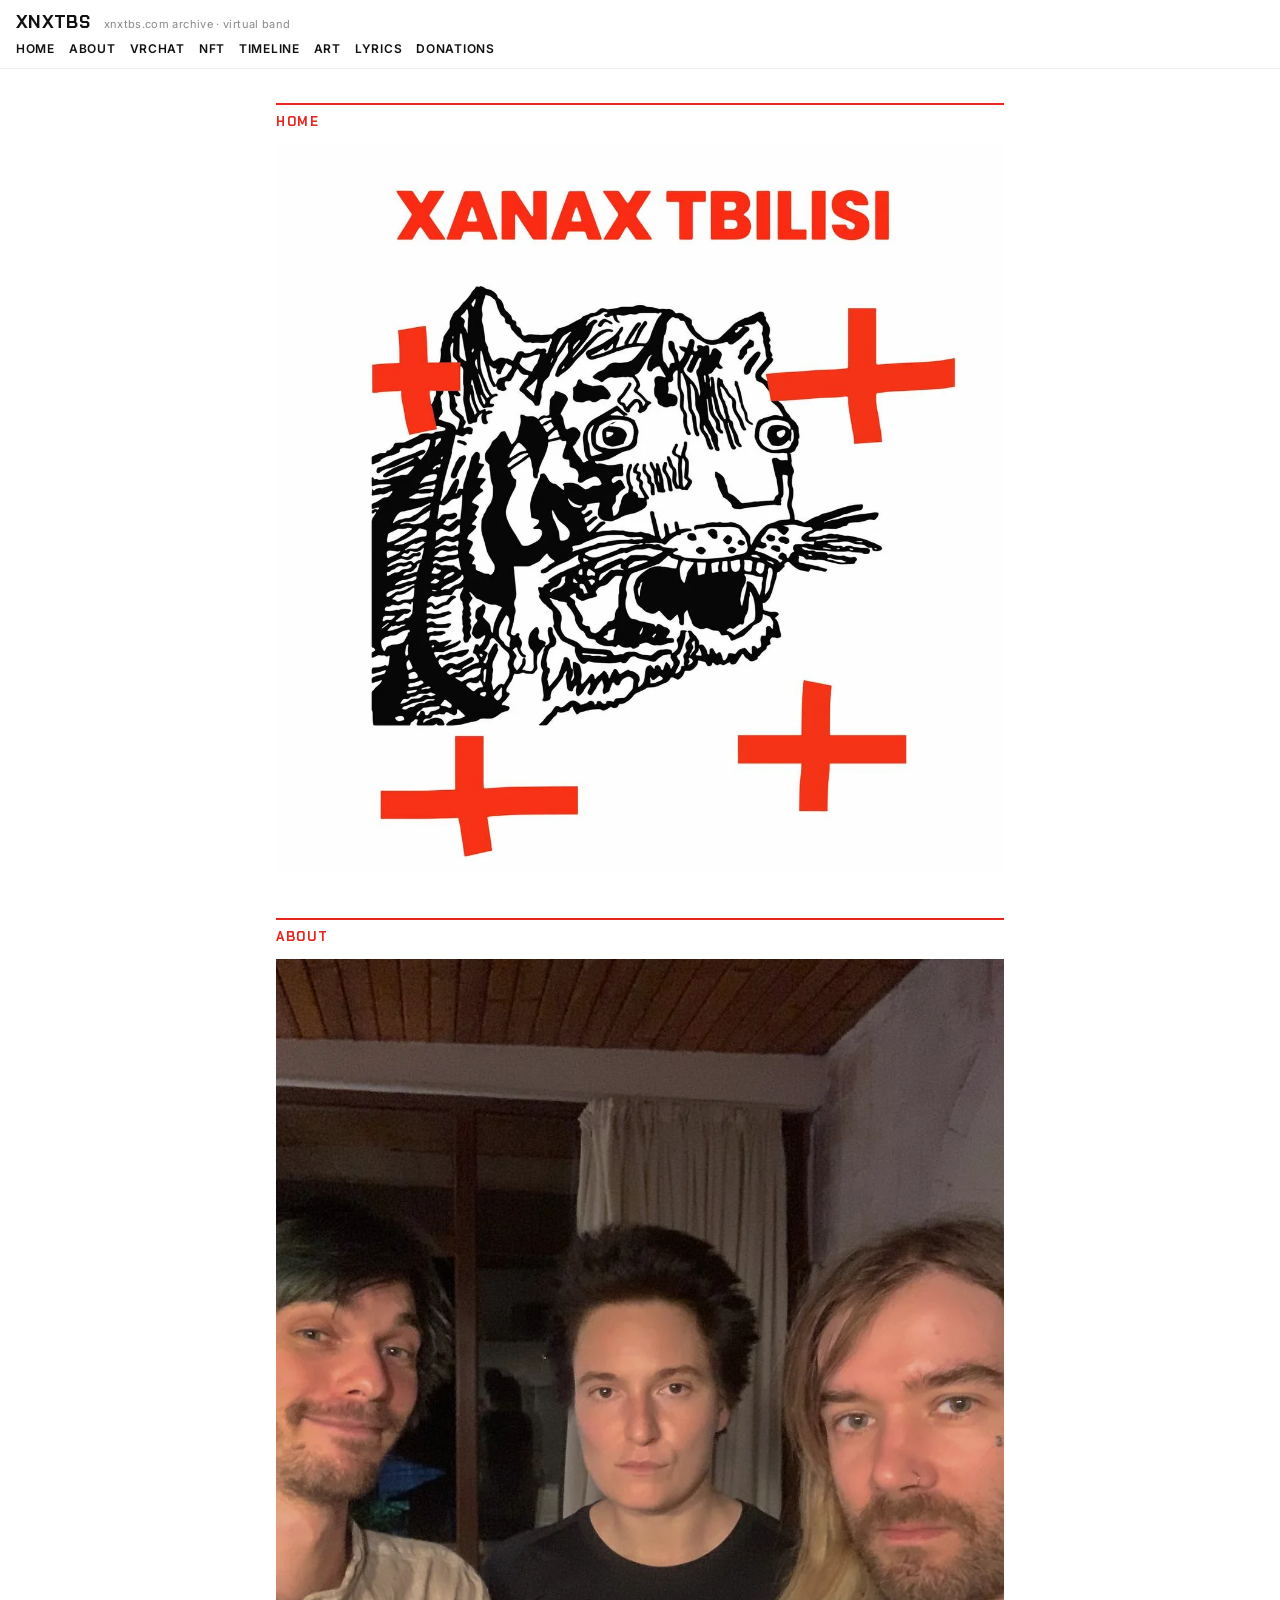
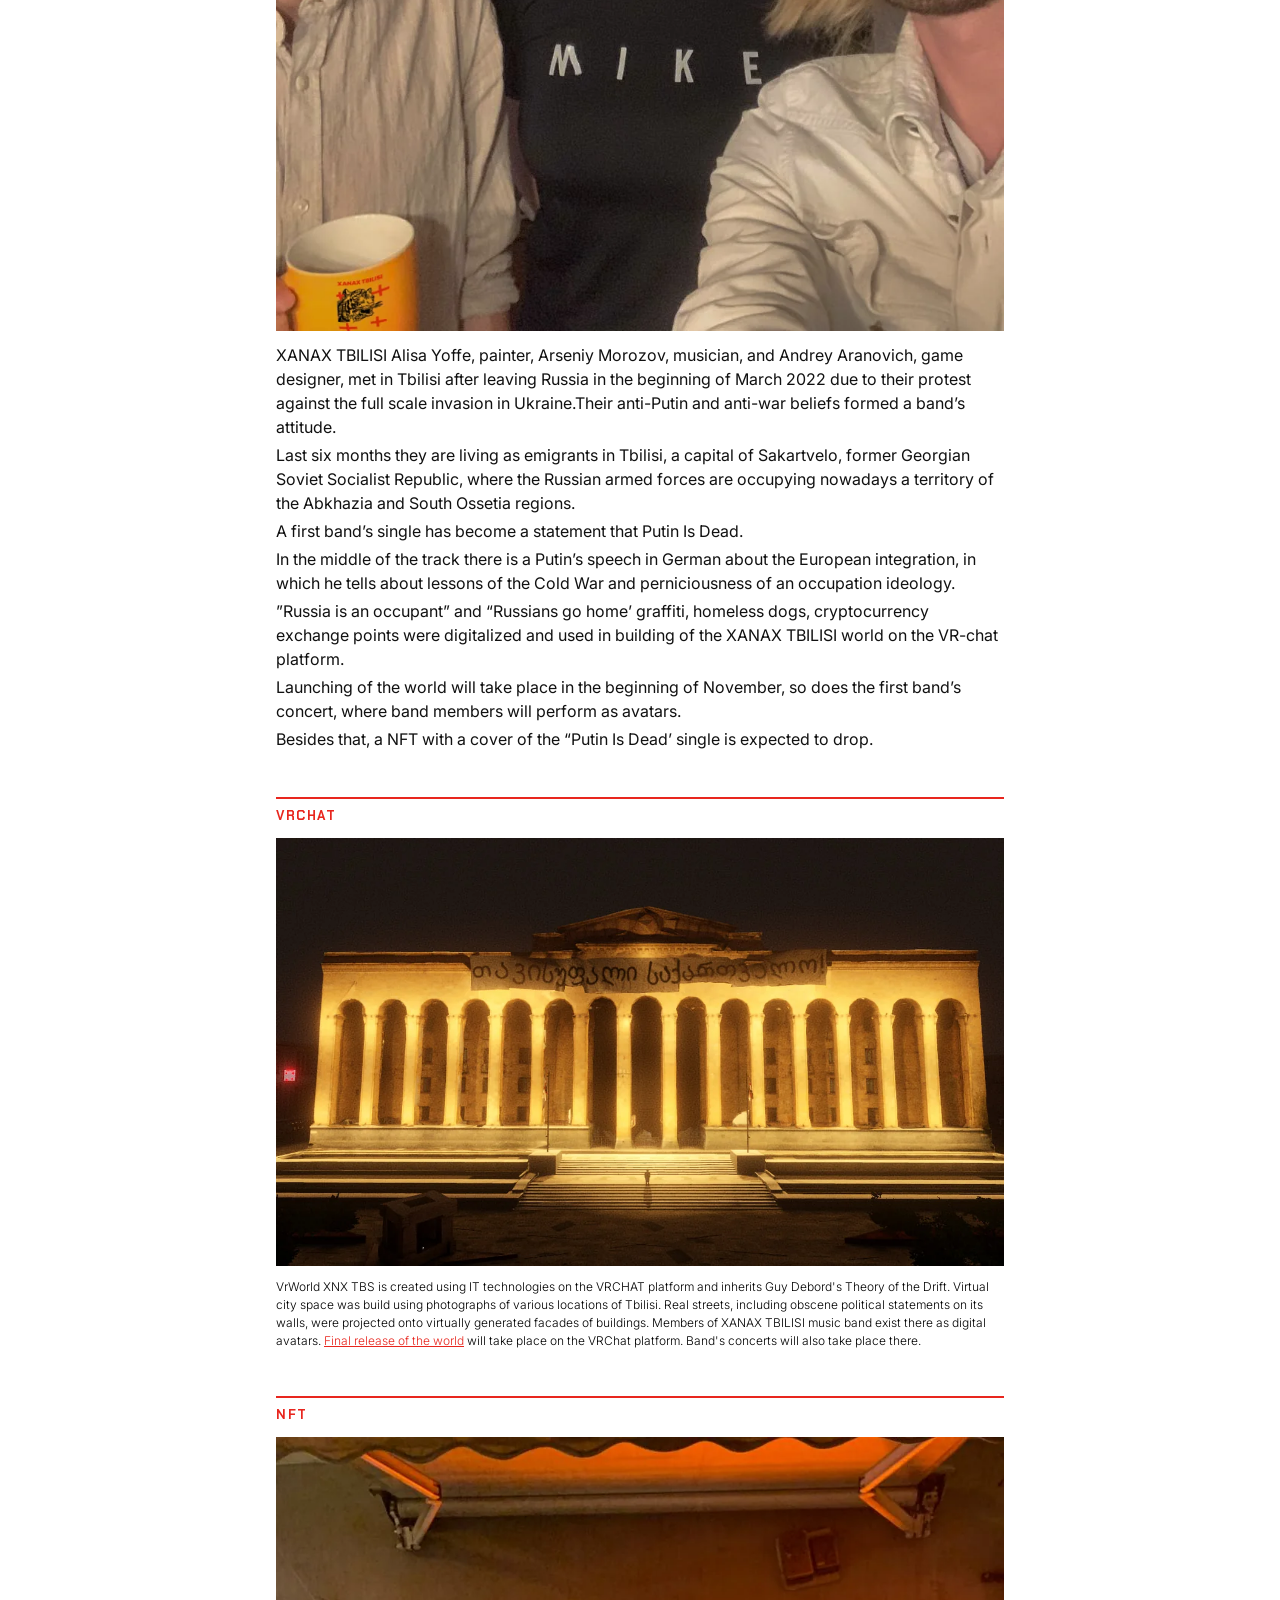
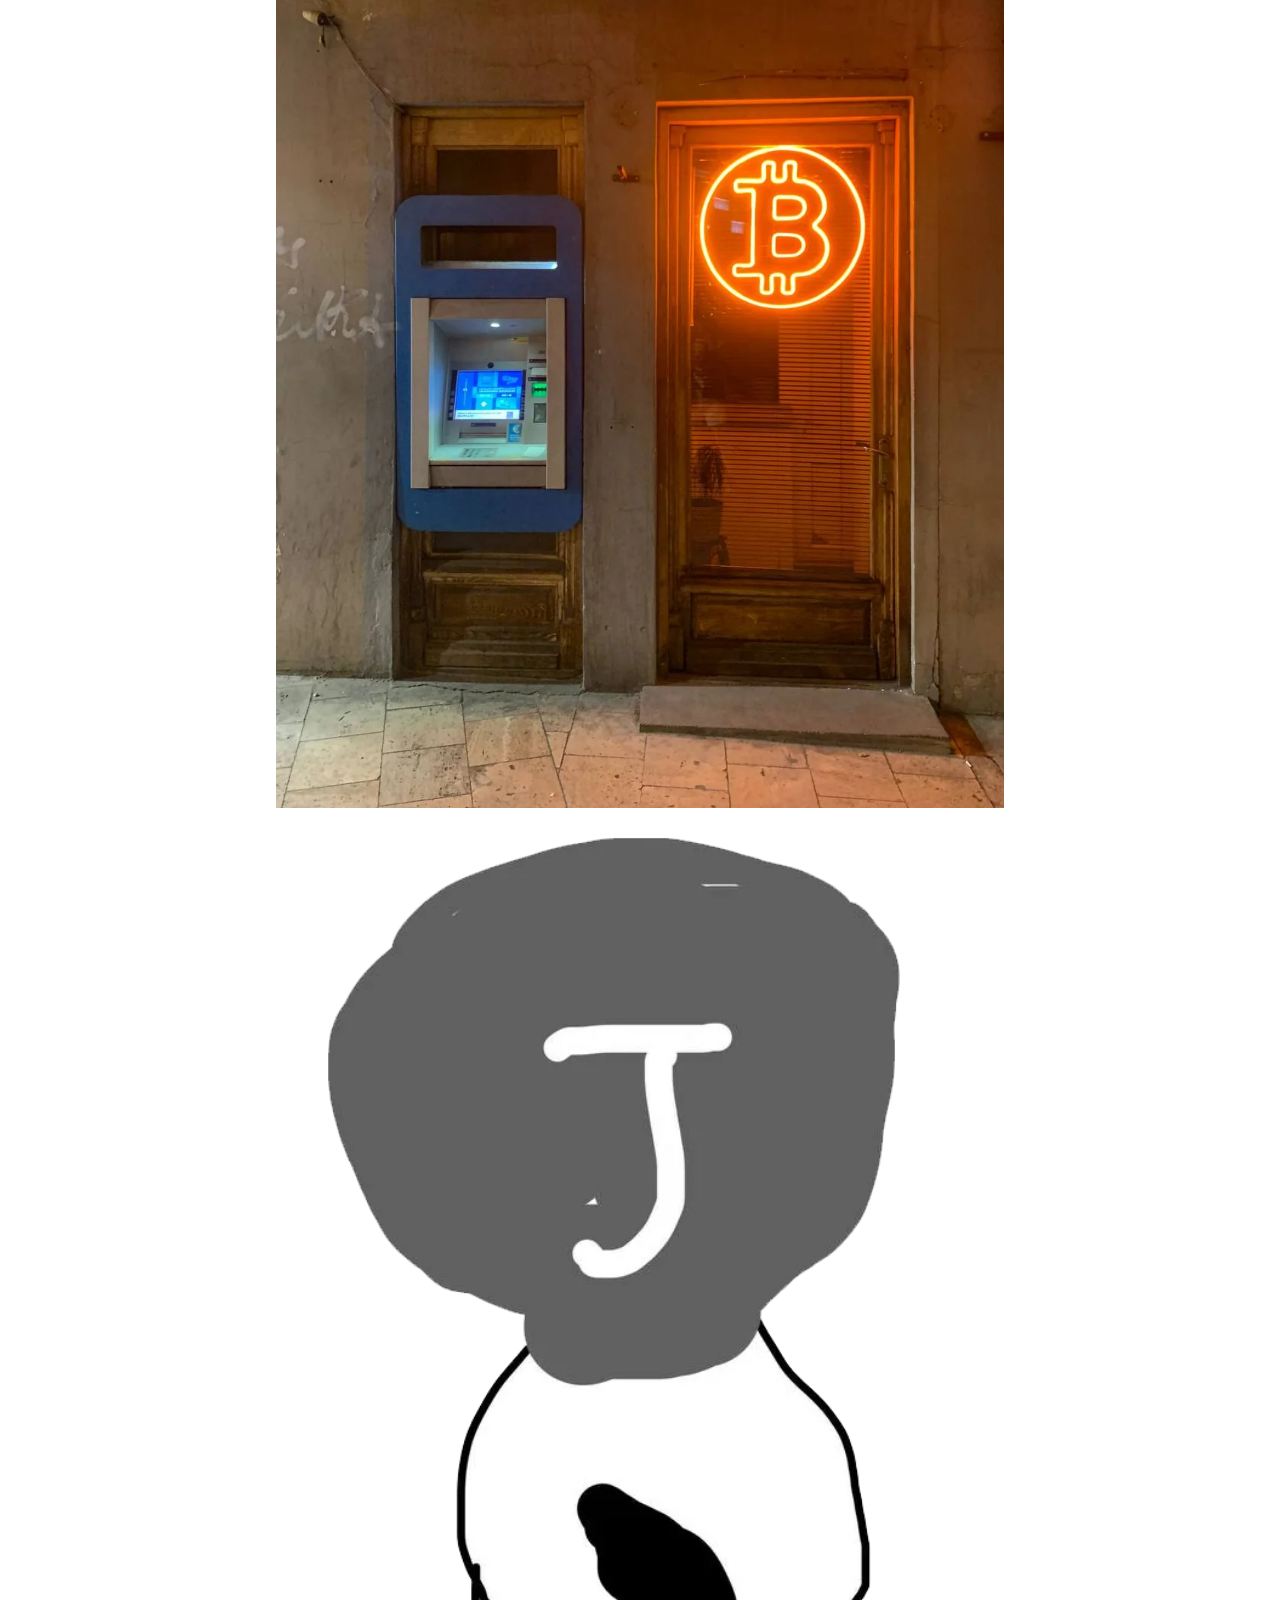
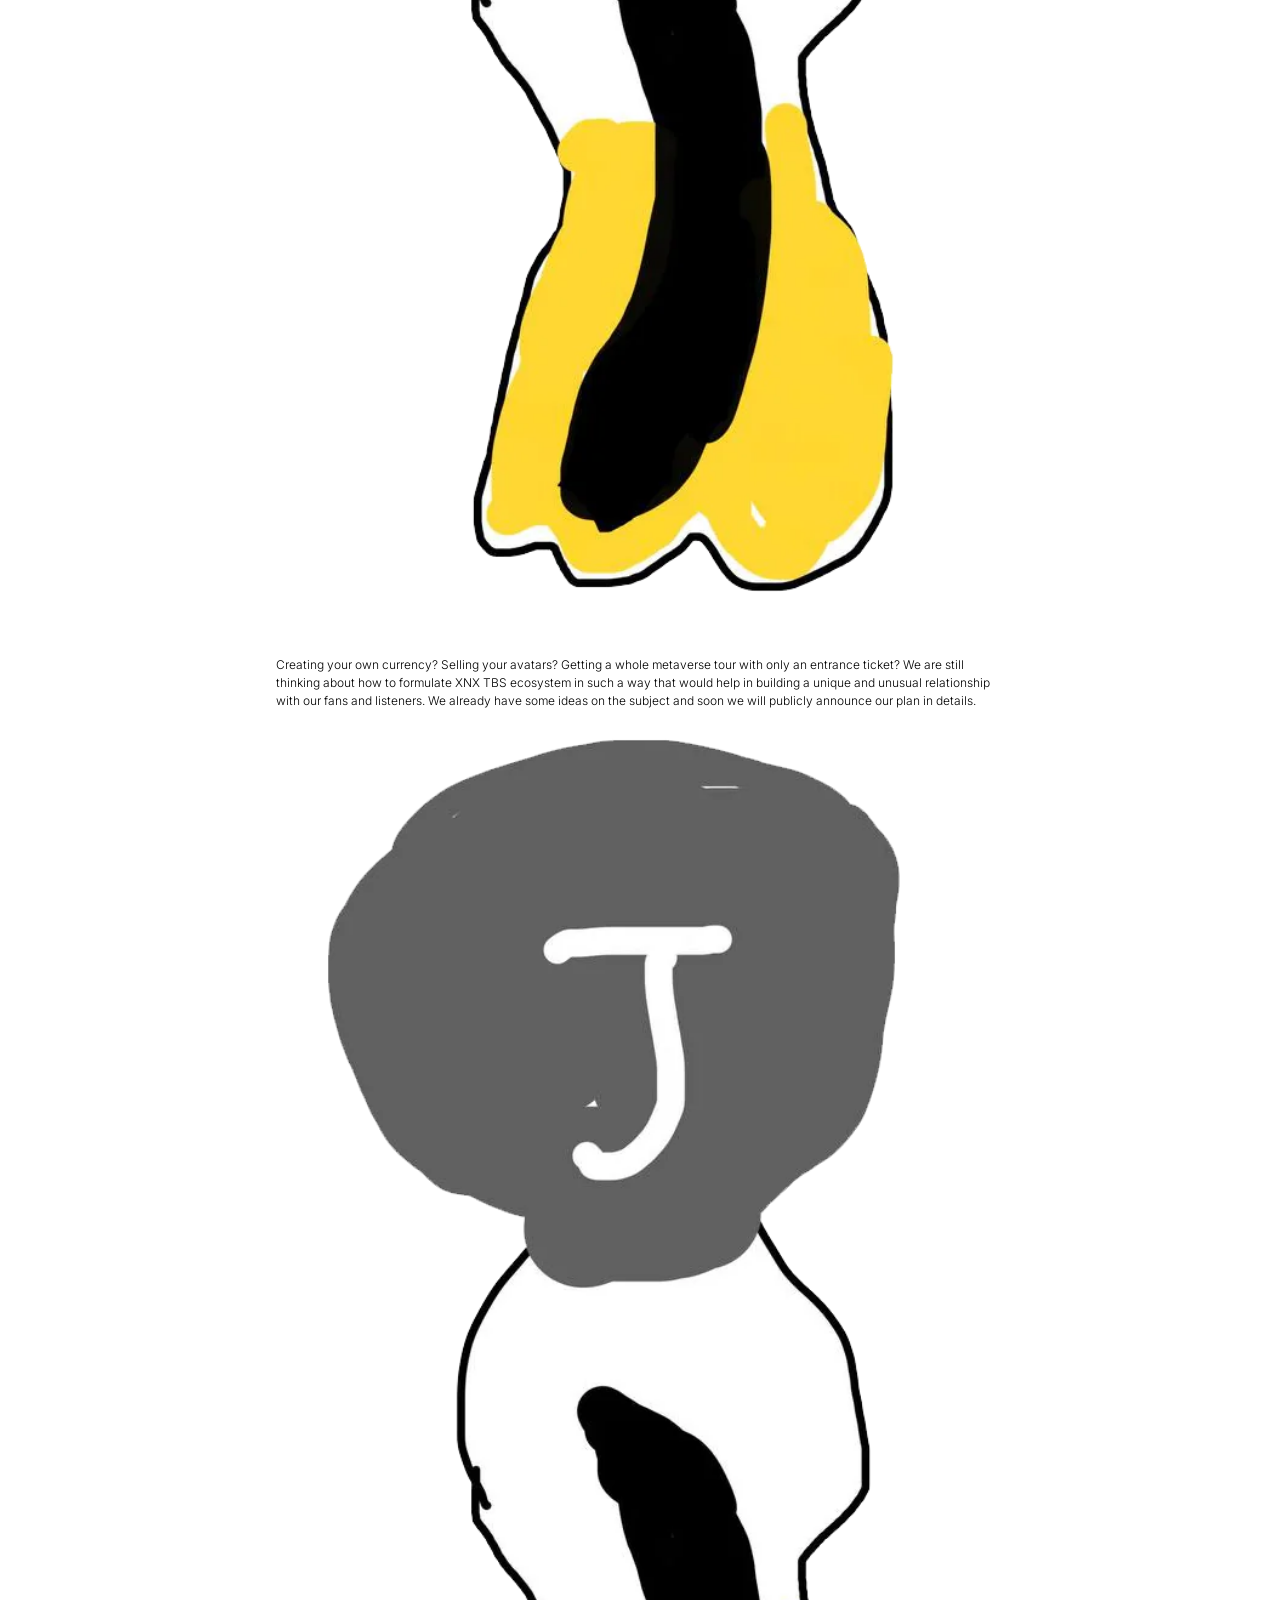
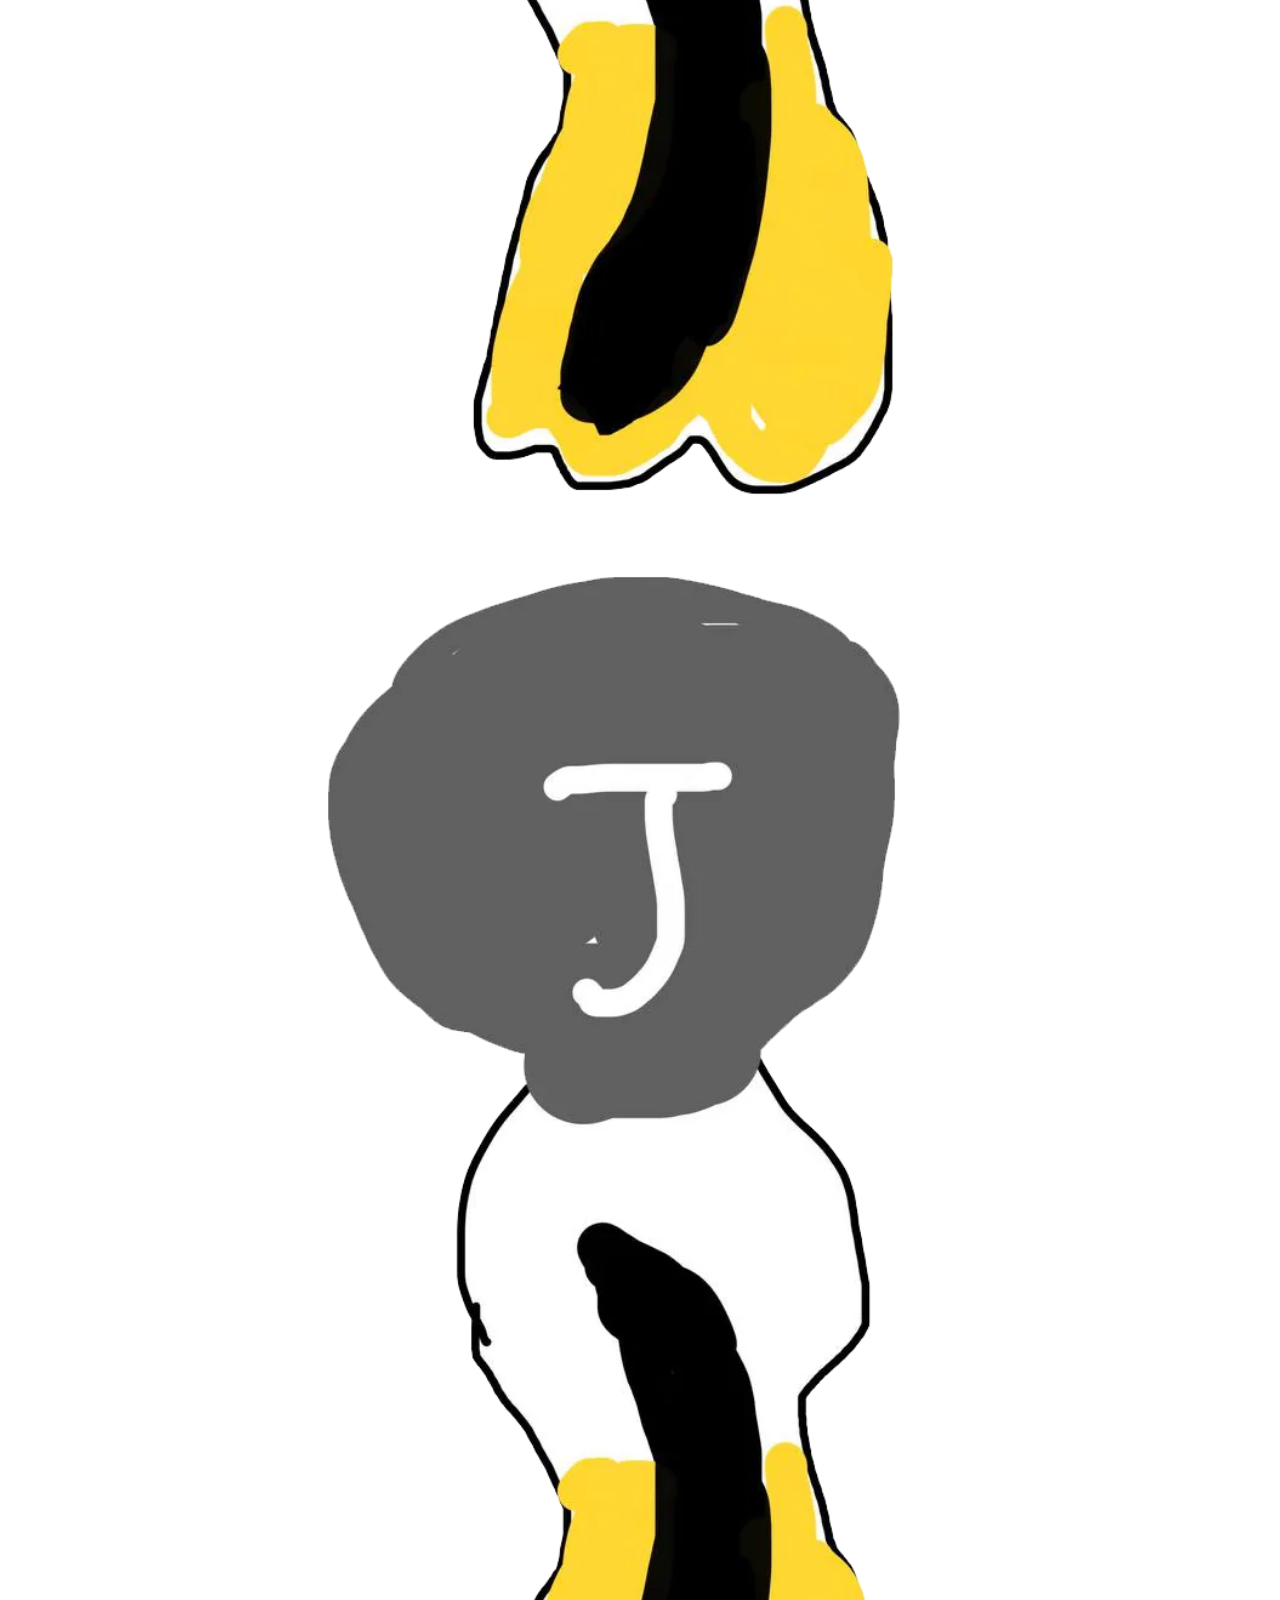
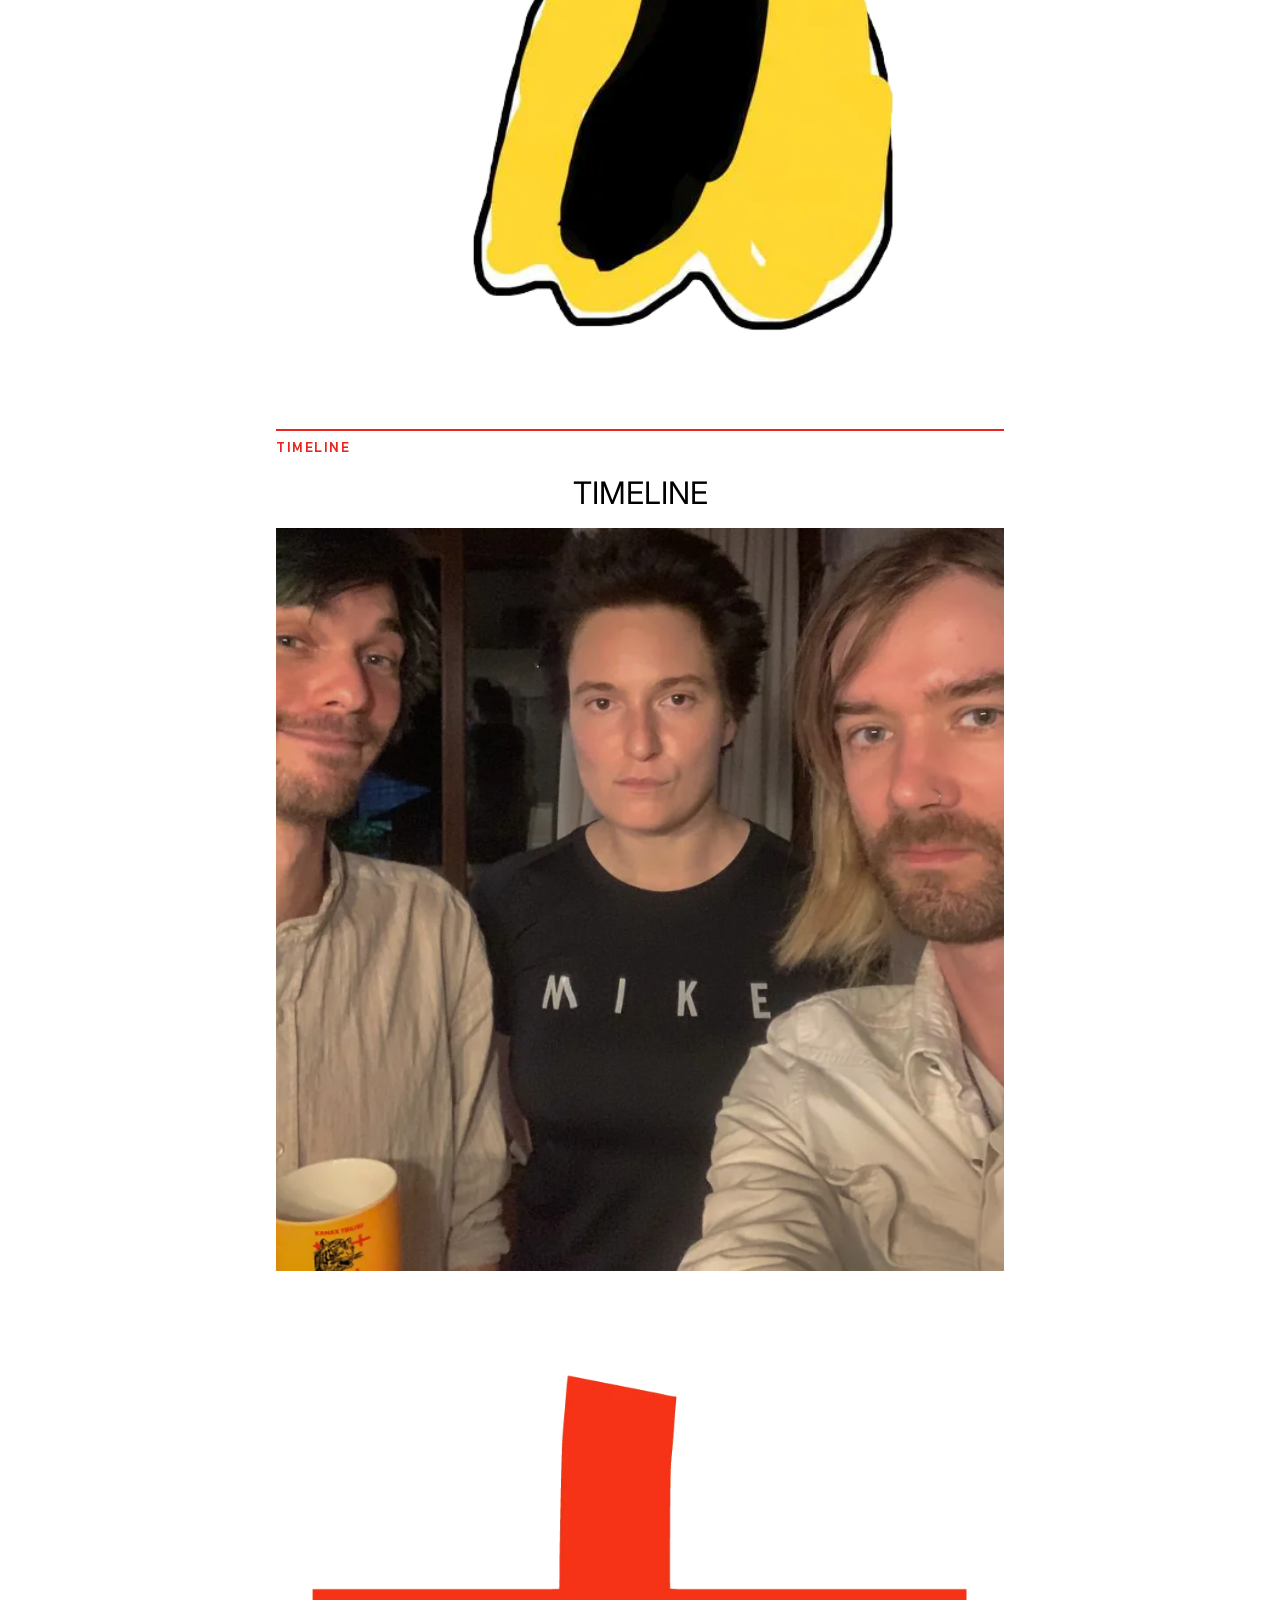
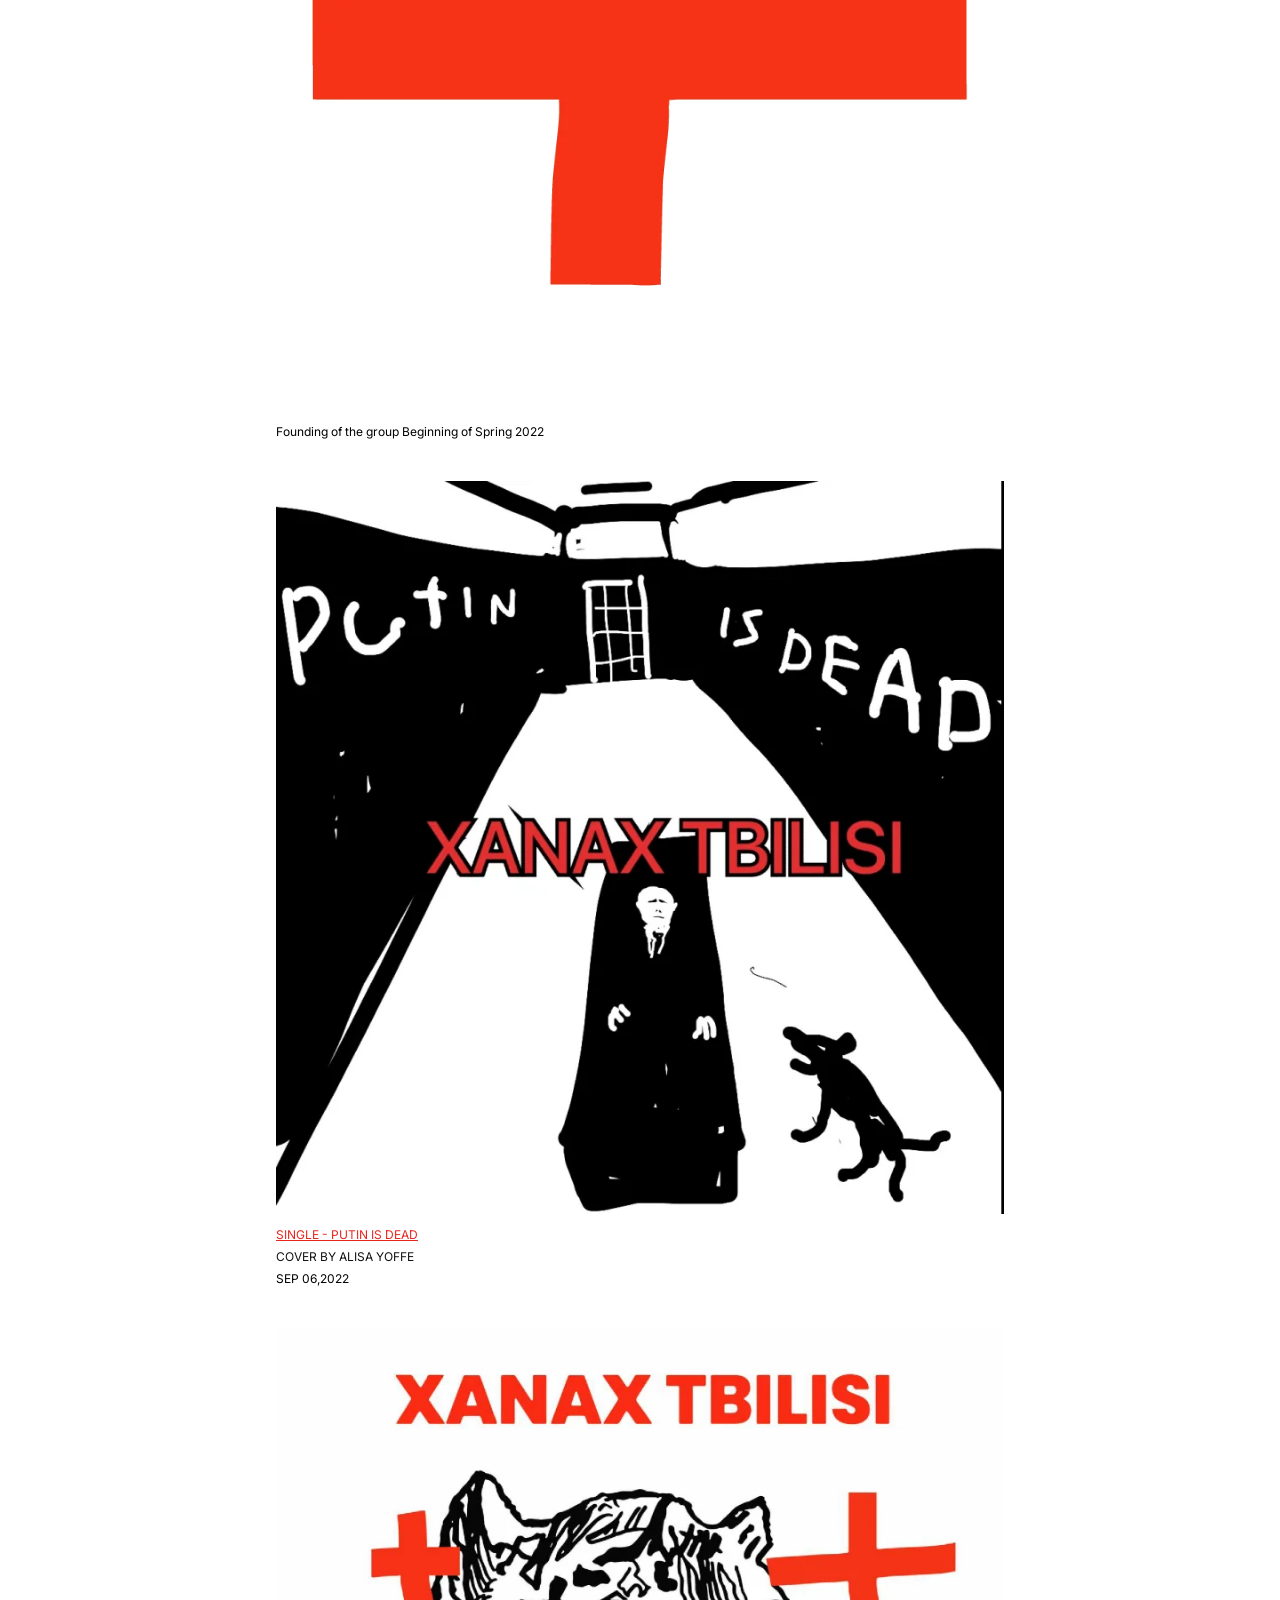
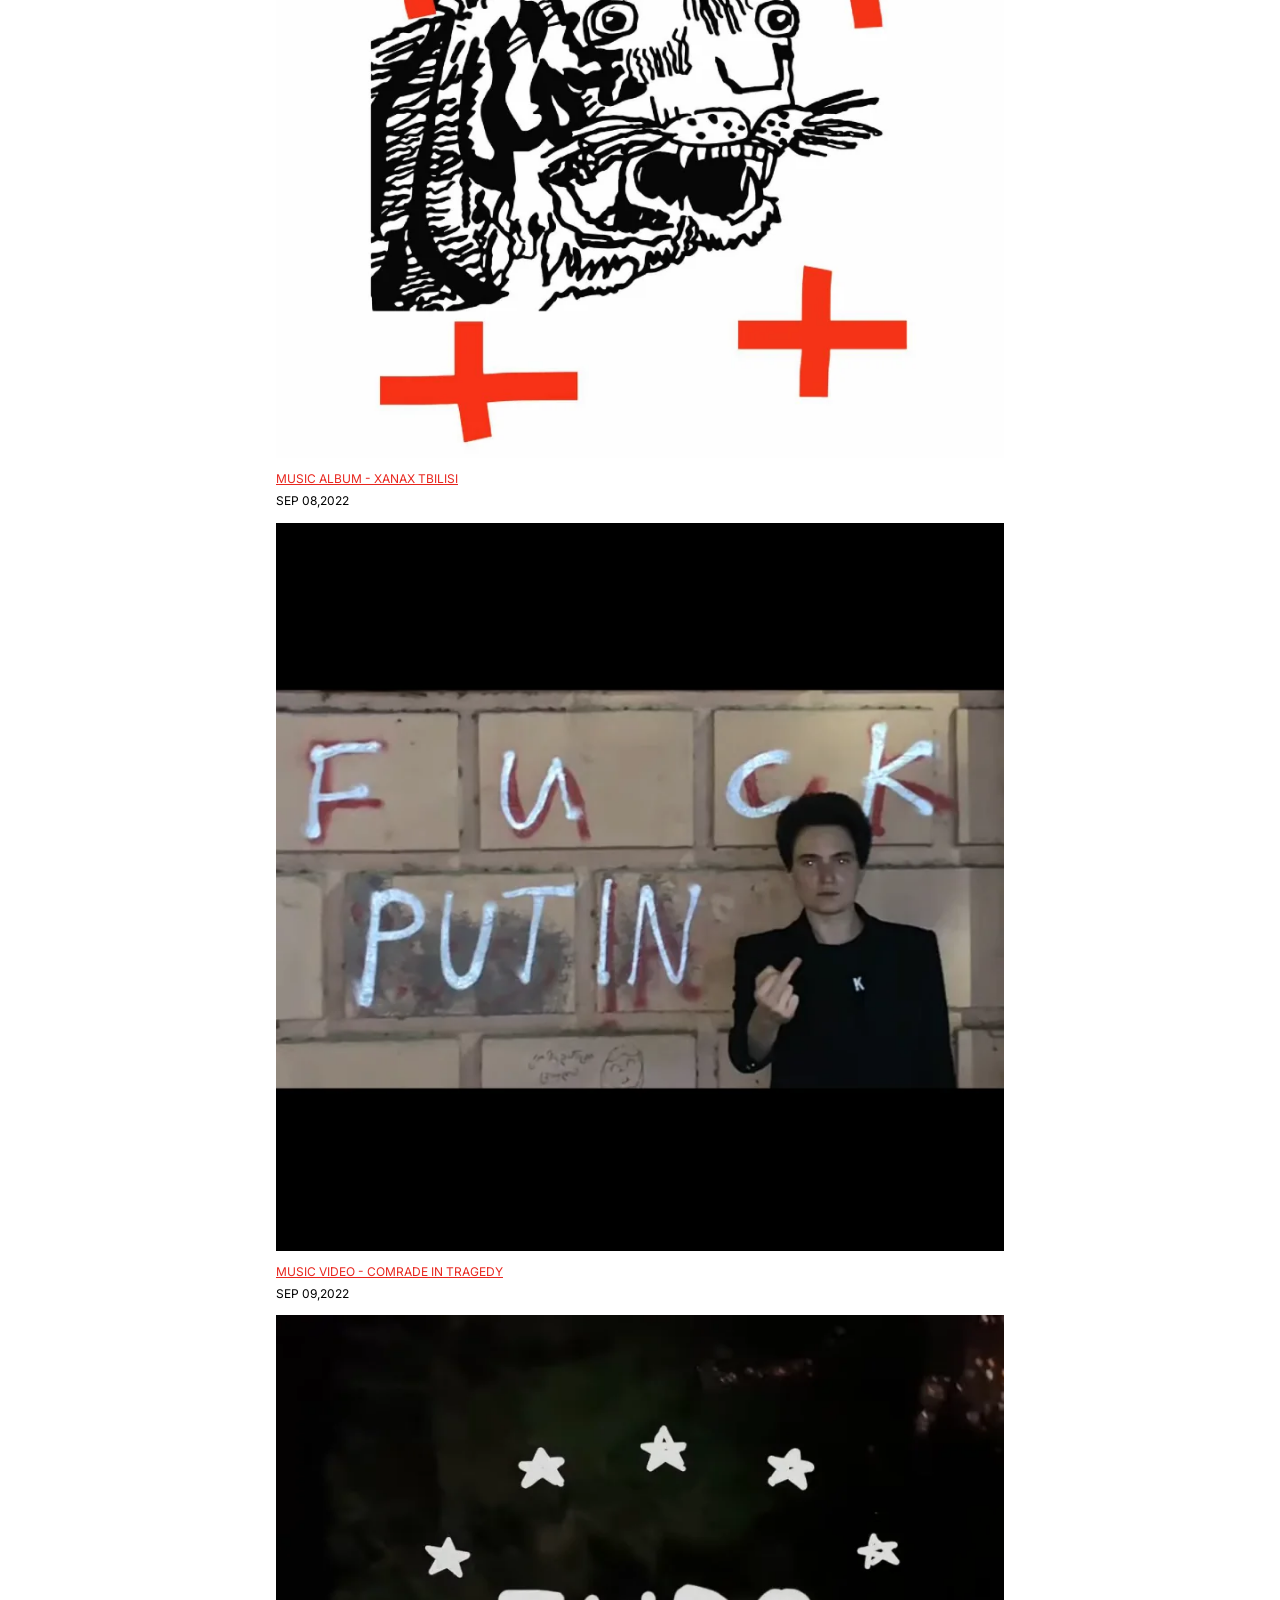
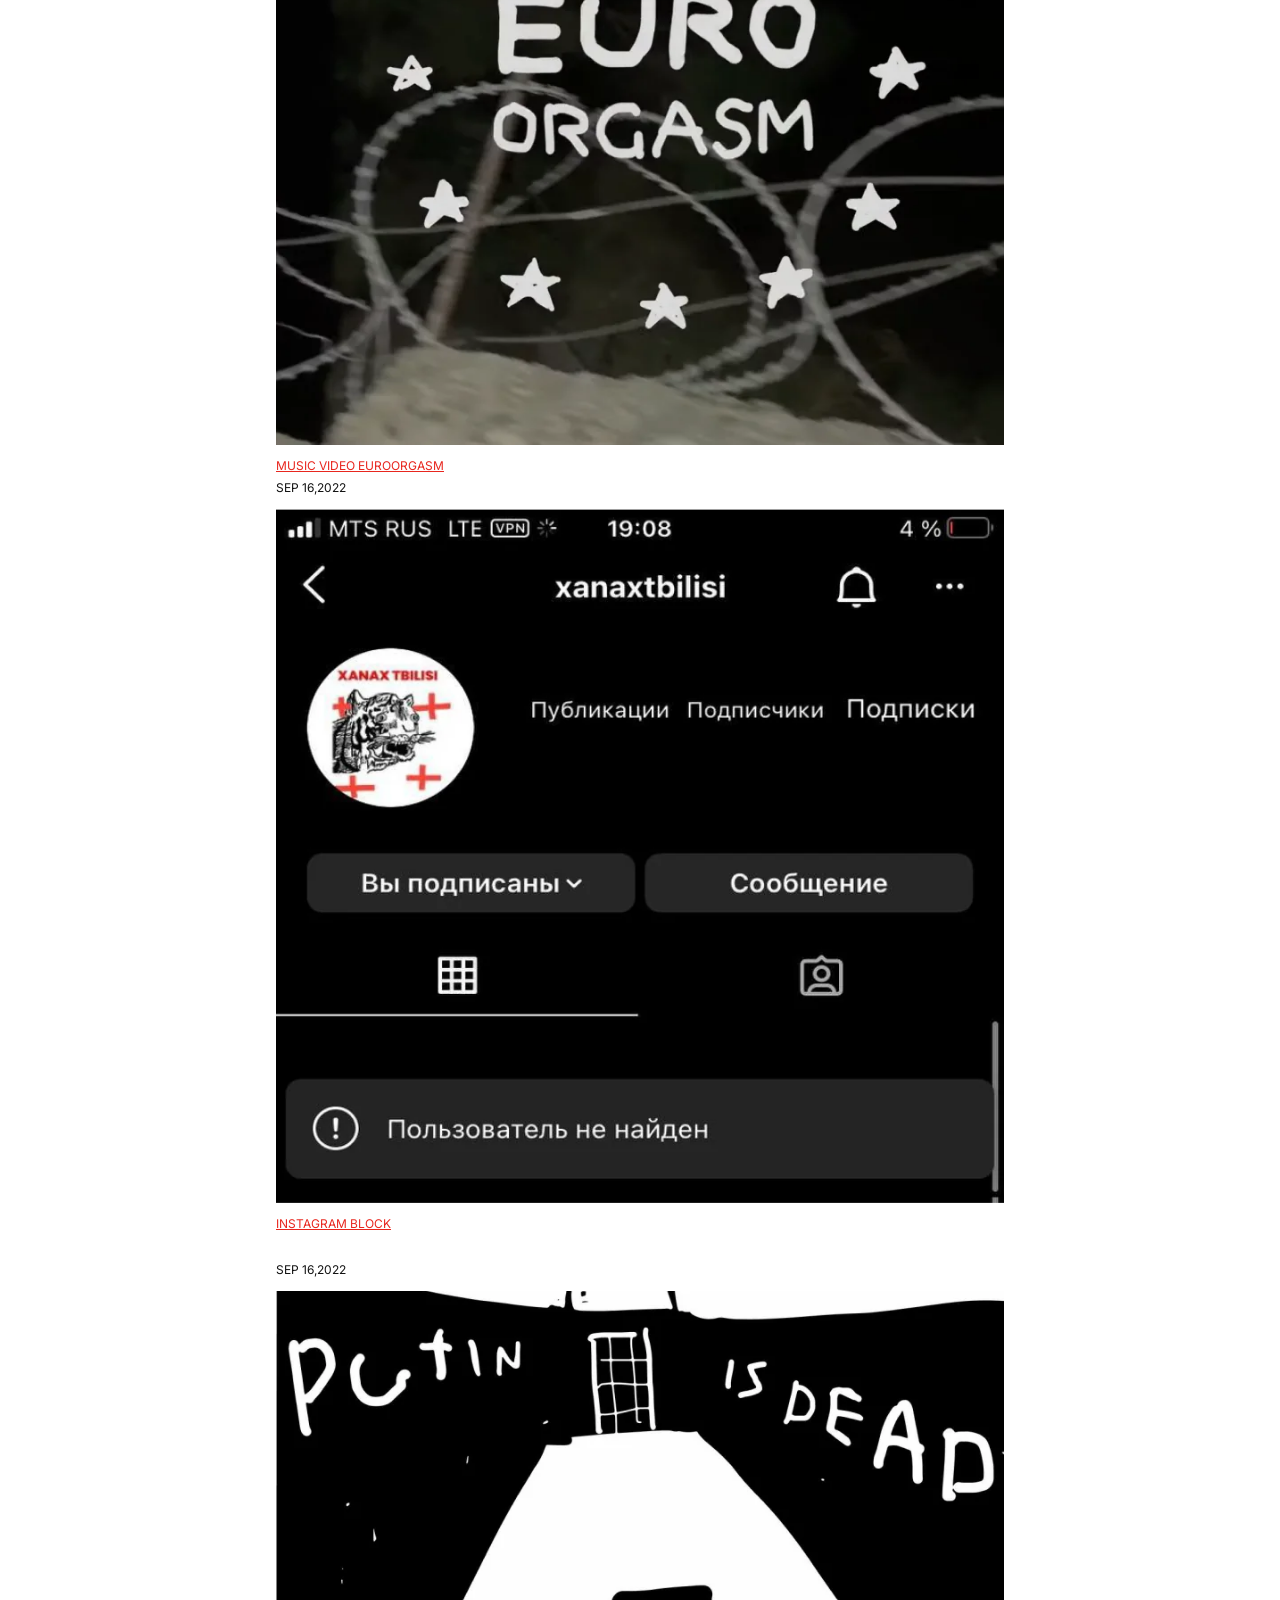
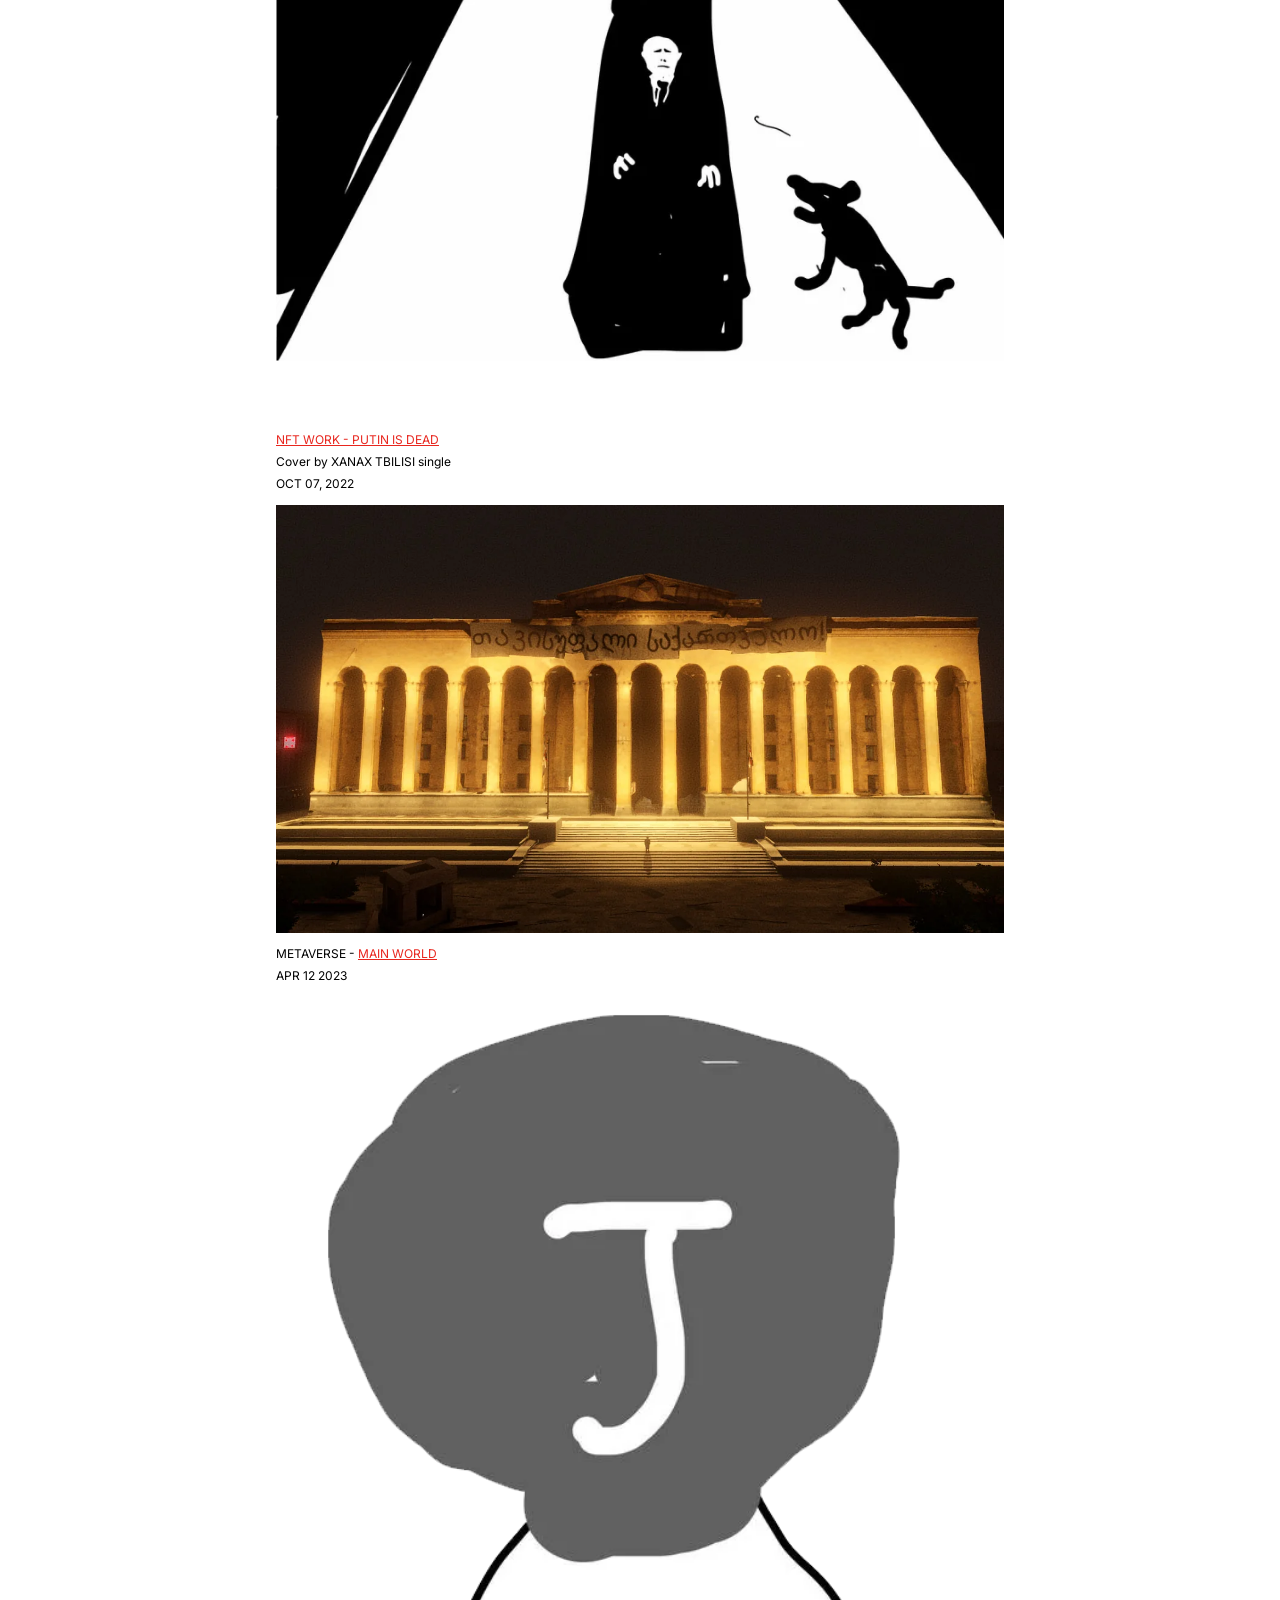
<file: old/index.html>
<!doctype html>
<html lang="en">
<head>
<meta charset="utf-8">
<meta name="viewport" content="width=device-width, initial-scale=1, viewport-fit=cover">
<title>XNXTBS — old site archive</title>
<meta name="description" content="Archived copy of xnxtbs.com, the Xanax Tbilisi virtual band site (Readymag, 2022–2023).">
<link rel="preconnect" href="https://fonts.googleapis.com">
<link rel="preconnect" href="https://fonts.gstatic.com" crossorigin>
<link href="https://fonts.googleapis.com/css2?family=Inter:wght@300;400;600;800&family=Chakra+Petch:wght@700&display=swap" rel="stylesheet">
<style>
  :root { --red: #e8261e; }
  * { box-sizing: border-box; margin: 0; padding: 0; }
  body { background: #fff; color: #111; font: 400 16px/1.5 Inter, system-ui, sans-serif; }
  header { position: sticky; top: 0; z-index: 5; background: #fff; border-bottom: 1px solid #eee; padding: 10px 16px; }
  header h1 { font: 700 18px 'Chakra Petch', sans-serif; letter-spacing: .02em; }
  header h1 small { font: 400 11px Inter, sans-serif; color: #888; margin-left: 8px; }
  nav { display: flex; gap: 6px 14px; flex-wrap: wrap; margin-top: 6px; font-size: 12px; font-weight: 600; letter-spacing: .06em; }
  nav a { color: #111; text-decoration: none; }
  nav a:hover { color: var(--red); }
  main { max-width: 760px; margin: 0 auto; padding: 0 16px 60px; }
  section { padding-top: 34px; scroll-margin-top: 80px; }
  h2 { font: 700 13px 'Chakra Petch', sans-serif; letter-spacing: .12em; color: var(--red); border-top: 2px solid var(--red); padding-top: 8px; margin-bottom: 14px; }
  .pic { display: block; margin: 12px 0; }
  .pic img { display: block; width: 100%; height: auto; }
  a.pic { width: 64px; display: inline-block; margin: 6px 10px 6px 0; vertical-align: middle; }
  .txt { margin: 12px 0; }
  .txt p { margin: 0 0 4px; overflow-wrap: anywhere; }
  .txt a { color: var(--red); }
  .vid { position: relative; aspect-ratio: 16 / 9; margin: 12px 0; background: #000; }
  .vid iframe { position: absolute; inset: 0; width: 100%; height: 100%; border: 0; }
  footer { max-width: 760px; margin: 0 auto; padding: 0 16px 40px; font-size: 12px; color: #888; }
  footer a { color: #888; }
</style>
</head>
<body>
<header>
  <h1>XNXTBS <small>xnxtbs.com archive · virtual band</small></h1>
  <nav><a href="#home">HOME</a> <a href="#about">ABOUT</a> <a href="#vrchat">VRCHAT</a> <a href="#nft">NFT</a> <a href="#timeline">TIMELINE</a> <a href="#art">ART</a> <a href="#lyrics">LYRICS</a> <a href="#donations">DONATIONS</a></nav>
</header>
<main>
<section id="home"><h2>HOME</h2>
<div class="pic"><img src="img/oad-3b2e36c5-e7a5-424f-94d1-870069c28de6.webp" alt="" loading="lazy"></div>
</section>
<section id="about"><h2>ABOUT</h2>
<div class="pic"><img src="img/oad-68dd3d4a-8b1f-4b40-9d9f-00ba544c2d5f.webp" alt="" loading="lazy"></div>
<div class="txt"><p>XANAX TBILISI Alisa Yoffe, painter, Arseniy Morozov, musician, and Andrey Aranovich, game designer, met in Tbilisi after leaving Russia in the beginning of March 2022 due to their protest against the full scale invasion in Ukraine.Their anti-Putin and anti-war beliefs formed a band’s attitude.</p><p>Last six months they are living as emigrants in Tbilisi, a capital of Sakartvelo, former Georgian Soviet Socialist Republic, where the Russian armed forces are occupying nowadays a territory of the Abkhazia and South Ossetia regions.</p><p>A first band’s single has become a statement that Putin Is Dead.</p><p>In the middle of the track there is a Putin’s speech in German about the European integration, in which he tells about lessons of the Cold War and perniciousness of an occupation ideology.</p><p>”Russia is an occupant” and “Russians go home’ graffiti, homeless dogs, cryptocurrency exchange points were digitalized and used in building of the XANAX TBILISI world on the VR-chat platform.</p><p>Launching of the world will take place in the beginning of November, so does the first band’s concert, where band members will perform as avatars.</p><p>Besides that, a NFT with a cover of the “Putin Is Dead’ single is expected to drop.</p></div>
</section>
<section id="vrchat"><h2>VRCHAT</h2>
<div class="pic"><img src="img/age-ff9109e1-e89c-4ff7-80e2-bf11d1e0f7e9.webp" alt="" loading="lazy"></div>
<div class="txt"><p style="font-size:12px;font-weight:300;color:rgba(0,0,0,1.00);text-align:left">VrWorld XNX TBS is created using IT technologies on the VRCHAT platform and inherits Guy Debord&#x27;s Theory of the Drift.
Virtual city space was build using photographs of various locations of Tbilisi.  Real streets, including obscene political statements on its walls, were projected onto virtually generated facades of buildings. Members of XANAX TBILISI music band exist there as digital avatars. 
<a href="https://vrchat.com/home/launch?worldId=wrld_fac5f1e3-224a-449b-b18e-f0e46d3f73f9" target="_blank" rel="noopener">Final release of the world</a> will take place on the VRChat platform. Band&#x27;s concerts will also take place there.</p></div>
</section>
<section id="nft"><h2>NFT</h2>
<div class="pic"><img src="img/oad-fb2efea3-0bb6-435d-bd38-059a8b6823d0.webp" alt="" loading="lazy"></div>
<div class="pic"><img src="img/oad-3ac9ae8a-5368-4034-ac34-3bba5d82f4a2.webp" alt="" loading="lazy"></div>
<div class="txt"><p style="font-size:12px;font-weight:300;color:rgba(0,0,0,1.00);text-align:left">Creating your own currency? Selling your avatars? Getting a whole metaverse tour with only an entrance ticket? We are still thinking about how to formulate XNX TBS ecosystem in such a way that would help in building a unique and unusual relationship with our fans and listeners. We already have some ideas on the subject and soon we will publicly announce our plan in details.</p></div>
<div class="pic"><img src="img/oad-3ac9ae8a-5368-4034-ac34-3bba5d82f4a2.webp" alt="" loading="lazy"></div>
<div class="pic"><img src="img/oad-3ac9ae8a-5368-4034-ac34-3bba5d82f4a2.webp" alt="" loading="lazy"></div>
</section>
<section id="timeline"><h2>TIMELINE</h2>
<div class="txt"><p style="font-size:31px;font-weight:400;color:rgba(0,0,0,1.00);text-align:center">TIMELINE</p></div>
<div class="pic"><img src="img/oad-6367429f-aeb1-4ea0-b981-1fd04ff4c7a7.webp" alt="" loading="lazy"></div>
<div class="pic"><img src="img/oad-1d67d0aa-4198-4189-97c4-168d8b8ea763.webp" alt="" loading="lazy"></div>
<div class="txt"><p style="font-size:12px;font-weight:400;color:rgba(0,0,0,1.00);text-align:left">Founding of the group Beginning of Spring 2022</p>
<br></div>
<div class="pic"><img src="img/oad-a9b7af0d-5ba3-46dc-a301-a03bd398b01a.webp" alt="" loading="lazy"></div>
<div class="txt"><p style="font-size:12px;font-weight:400;color:rgba(0,0,0,1.00);text-align:left"><a href="https://soundcloud.com/xanaxtbilisi/putin-is-dead" target="_blank" rel="noopener">SINGLE - PUTIN IS DEAD</a></p>
<p style="font-size:12px;text-align:left">COVER BY ALISA YOFFE</p>
<p style="font-size:12px;font-weight:400;color:rgba(0,0,0,1.00);text-align:left">SEP 06,2022</p>
<br></div>
<div class="pic"><img src="img/oad-d86f7afa-d608-48f7-a218-6b3960d827a0.webp" alt="" loading="lazy"></div>
<div class="txt"><p style="font-size:12px;font-weight:400;color:rgba(0,0,0,1.00);text-align:left"><a href="https://soundcloud.com/xanaxtbilisi" target="_blank" rel="noopener">MUSIC ALBUM - XANAX TBILISI</a></p>
<p style="font-size:12px;font-weight:400;color:rgba(0,0,0,1.00);text-align:left">SEP 08,2022</p></div>
<div class="pic"><img src="img/oad-d03be845-8f4a-4885-bd24-bdabef9072c7.webp" alt="" loading="lazy"></div>
<div class="txt"><p style="font-size:12px;font-weight:400;color:rgba(0,0,0,1.00);text-align:left"><a href="https://www.youtube.com/watch?v=ZpmBf00OLkQ" target="_blank" rel="noopener">MUSIC VIDEO - COMRADE IN TRAGEDY</a></p>
<p style="font-size:12px;font-weight:400;color:rgba(0,0,0,1.00);text-align:left">SEP 09,2022</p></div>
<div class="pic"><img src="img/oad-7018d0c0-879b-4fbf-aa2f-3edd57939661.webp" alt="" loading="lazy"></div>
<div class="txt"><p style="font-size:12px;font-weight:400;color:rgba(0,0,0,1.00);text-align:left"><a href="https://www.youtube.com/watch?v=_LVZxJcYnII" target="_blank" rel="noopener">MUSIC VIDEO EUROORGASM</a></p>
<p style="font-size:12px;text-align:left">SEP 16,2022</p></div>
<div class="pic"><img src="img/oad-fc43d63a-0542-4062-b346-5d9f23cdc3a7.webp" alt="" loading="lazy"></div>
<div class="txt"><p style="font-size:12px;font-weight:400;color:rgba(0,0,0,1.00);text-align:left"><a href="https://www.instagram.com/xanaxtbilisi/" target="_blank" rel="noopener">INSTAGRAM BLOCK</a></p>
<br>
<p style="font-size:12px;text-align:left">SEP 16,2022</p></div>
<div class="pic"><img src="img/oad-d06f55db-bf93-4fe2-b807-720a7b04c371.webp" alt="" loading="lazy"></div>
<div class="txt"><p style="font-size:12px;font-weight:400;color:rgba(0,0,0,1.00);text-align:left"><a href="https://foundation.app/@alisayoffe/xnxtbs/1" target="_blank" rel="noopener">NFT WORK - PUTIN IS DEAD</a></p>
<p style="font-size:12px;font-weight:400;color:rgba(0,0,0,1.00);text-align:left">Cover by XANAX TBILISI single</p>
<p style="font-size:12px;font-weight:400;color:rgba(0,0,0,1.00);text-align:left">OCT 07, 2022  </p></div>
<div class="pic"><img src="img/age-1171ac65-3db2-4112-943a-3c853424b027.webp" alt="" loading="lazy"></div>
<div class="txt"><p style="font-size:12px;font-weight:400;color:rgba(0,0,0,1.00);text-align:left">METAVERSE - <a href="https://vrchat.com/home/launch?worldId=wrld_fac5f1e3-224a-449b-b18e-f0e46d3f73f9" target="_blank" rel="noopener">MAIN WORLD</a></p>
<p style="font-size:12px;font-weight:400;color:rgba(0,0,0,1.00);text-align:left">APR 12 2023  </p></div>
<div class="pic"><img src="img/oad-1e3fff41-5d19-44a2-a9b6-b49040a6c20a.webp" alt="" loading="lazy"></div>
<div class="txt"><p style="font-size:12px;font-weight:400;color:rgba(0,0,0,1.00);text-align:left">AND MODE...</p></div>
</section>
<section id="art"><h2>ART</h2>
<div class="pic"><img src="img/oad-0e271752-ac20-46b4-8a1d-a319cc9ce099.webp" alt="" loading="lazy"></div>
<div class="txt"><p style="font-size:12px;font-weight:300;color:rgba(0,0,0,1.00);text-align:center">Alisa Yoffe is a contemporary artist. </p>
<p style="font-size:12px;font-weight:300;color:rgba(0,0,0,1.00);text-align:center">She produces all the art content of XANAX TBILISI project.
NFTs related with XNX TBS will be presented through numerous different platforms.
“Putin Is Dead” artwork can already be found on the Foundation NFT Market.</p></div>
<div class="vid"><iframe src="https://www.youtube-nocookie.com/embed/_LVZxJcYnII" title="XANAX TBILISI - EUROORGASM (2022)" allow="encrypted-media; picture-in-picture" allowfullscreen loading="lazy"></iframe></div>
</section>
<section id="lyrics"><h2>LYRICS</h2>
<div class="pic"><img src="img/oad-0ff4e855-b1d2-401e-8212-36c0adeb53aa.webp" alt="" loading="lazy"></div>
<div class="pic"><img src="img/oad-f9479e48-7c02-4d67-969e-eddae1043be8.webp" alt="" loading="lazy"></div>
<div class="pic"><img src="img/oad-8ceff362-ee48-48ed-9c21-4c5746230192.webp" alt="" loading="lazy"></div>
<div class="pic"><img src="img/oad-c54bc9ee-e157-4854-a1f2-077c005ddb43.webp" alt="" loading="lazy"></div>
<div class="pic"><img src="img/oad-f3cd6470-5637-4ea3-a26e-c1807a14dc4c.webp" alt="" loading="lazy"></div>
<div class="pic"><img src="img/oad-dbe642d2-d707-4ac9-800f-4044094b02dc.webp" alt="" loading="lazy"></div>
<div class="pic"><img src="img/oad-aaa4376c-9cd7-4ef3-8fd7-9ab975445bdf.webp" alt="" loading="lazy"></div>
<div class="pic"><img src="img/oad-34695ba5-328b-4255-bcd9-50b365c58ab7.webp" alt="" loading="lazy"></div>
<div class="pic"><img src="img/oad-db4df5d5-7822-4f5a-82de-ccf622ea4e93.webp" alt="" loading="lazy"></div>
<div class="pic"><img src="img/oad-a0cb4f68-4139-4e85-9cf9-e81844ba025d.webp" alt="" loading="lazy"></div>
<div class="pic"><img src="img/oad-2858c6ab-609b-4fd8-b310-6fd07591a423.webp" alt="" loading="lazy"></div>
<div class="pic"><img src="img/oad-54a886b5-ae7a-47bc-9275-563b14b8876f.webp" alt="" loading="lazy"></div>
<div class="pic"><img src="img/oad-c9aeae28-ab1e-40f4-96e3-c975f1729ce0.webp" alt="" loading="lazy"></div>
<div class="pic"><img src="img/oad-2010d99b-a85c-4e02-a214-dc4dff36d73f.webp" alt="" loading="lazy"></div>
<div class="pic"><img src="img/oad-a7a4ccf9-20db-4dd9-9953-29423fdd6b6c.webp" alt="" loading="lazy"></div>
<div class="pic"><img src="img/oad-02d1a9f0-4628-4a99-a236-0d2e2286f470.webp" alt="" loading="lazy"></div>
<div class="pic"><img src="img/oad-7768d769-53fb-44e5-9617-3135118ef884.webp" alt="" loading="lazy"></div>
<div class="pic"><img src="img/oad-2e41ec8d-c8f2-4ca6-bfd0-4f6af5f2e2be.webp" alt="" loading="lazy"></div>
</section>
<section id="donations"><h2>DONATIONS</h2>
<div class="txt"><p style="font-size:30px;font-weight:400;color:rgba(0,0,0,1.00);text-align:center">DONATION</p></div>
<div class="txt"><p style="font-size:18px;font-weight:400;color:rgba(0,0,0,1.00);text-align:center"><a href="https://app.ens.domains/name/xnxtbs.eth/details" target="_blank" rel="noopener">xnxtbs.eth</a></p></div>
<div class="txt"><p style="font-size:18px;font-weight:400;color:rgba(0,0,0,1.00);text-align:left">etherium (ERC20)</p></div>
<div class="txt"><p style="font-size:18px;font-weight:400;color:rgba(0,0,0,1.00);text-align:center">0x762103271a6217e2012120A51bC7a2D1B1D953e</p></div>
<div class="txt"><p style="font-size:25px;font-weight:400;color:rgba(0,0,0,1.00);text-align:center">SOCIAL NETWORKS</p></div>
<a class="pic" href="https://open.spotify.com/artist/6hcHhyHuLqfFD8K2MitqVa?si=XVvA-x_URIyygu4ne-89zg" target="_blank" rel="noopener"><img src="img/oad-06c976d7-cdeb-4a4a-9288-64e311b839f8.webp" alt="" loading="lazy"></a>
<a class="pic" href="https://www.youtube.com/channel/UChb9mUpzNzpw-ygdfIpE8bQ" target="_blank" rel="noopener"><img src="img/oad-c8d31c92-d648-4a78-929c-f0d78a8f3c9c.webp" alt="" loading="lazy"></a>
<a class="pic" href="https://twitter.com/arsenij_baptist?lang=en" target="_blank" rel="noopener"><img src="img/oad-7e7c5fe6-34e8-490e-833d-745198aa99d1.webp" alt="" loading="lazy"></a>
<a class="pic" href="https://t.me/xanaxtbilisi" target="_blank" rel="noopener"><img src="img/oad-670f45e2-f8f7-448e-8b39-7c7e61f48ee8.webp" alt="" loading="lazy"></a>
<a class="pic" href="https://www.tiktok.com/@xanaxtbilisi?is_from_webapp=1&amp;sender_device=pc" target="_blank" rel="noopener"><img src="img/oad-11eb4aae-11b5-41e7-92e6-7057e4888705.webp" alt="" loading="lazy"></a>
<a class="pic" href="https://www.instagram.com/xnxtbs/" target="_blank" rel="noopener"><img src="img/oad-f94b7b20-85a8-44b0-b47e-d64e055d3eee.webp" alt="" loading="lazy"></a>
<a class="pic" href="https://vk.com/xanaxtbilisi" target="_blank" rel="noopener"><img src="img/oad-adc4dfef-0b07-4486-b008-29ef86fce893.webp" alt="" loading="lazy"></a>
<div class="txt"><p style="font-size:12px;font-weight:400;color:rgba(0,0,0,1.00);text-align:center">made by <a href="https://orthodocs.app" target="_blank" rel="noopener">orthodocs.eth</a></p></div>
</section>
</main>
<footer>Copy of xnxtbs.com (Readymag project 3992439), rebuilt from the project data for viewing after the domain expired. <a href="../">← new site</a></footer>
</body>
</html>
</file>
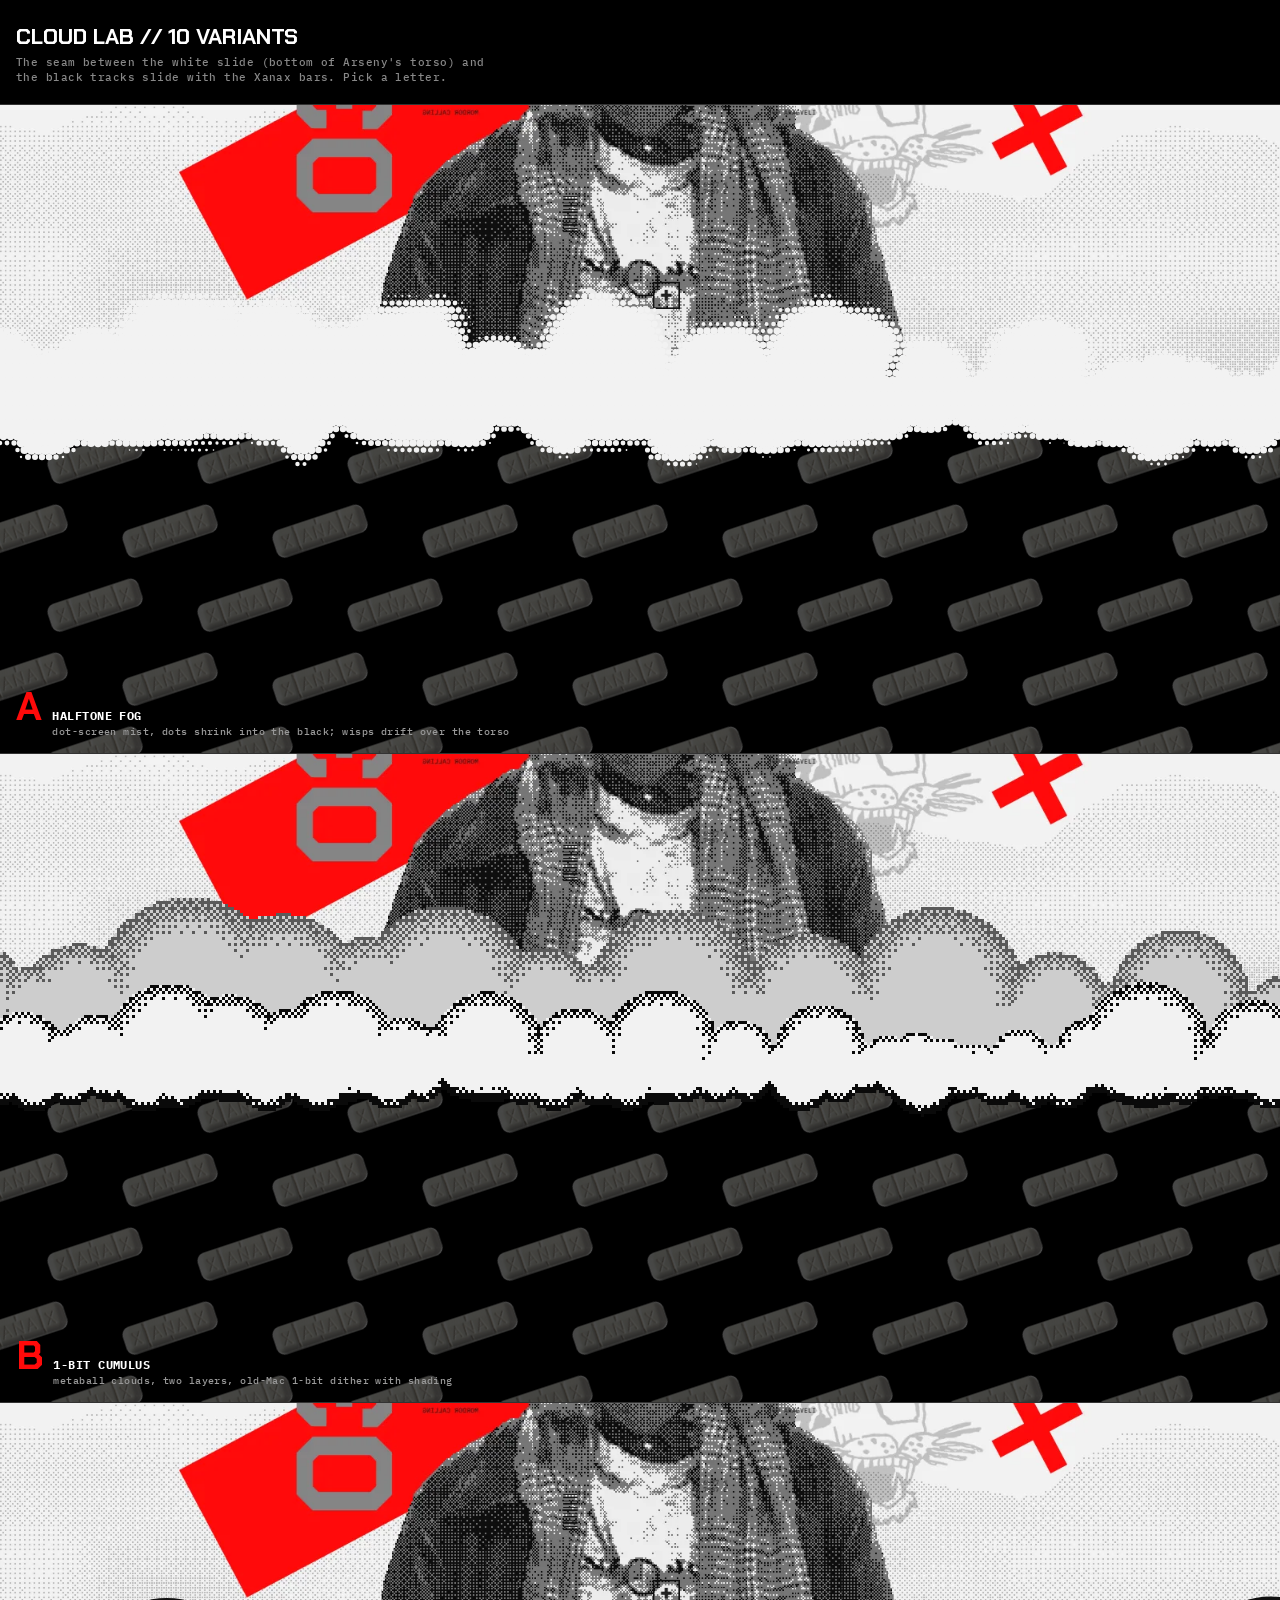
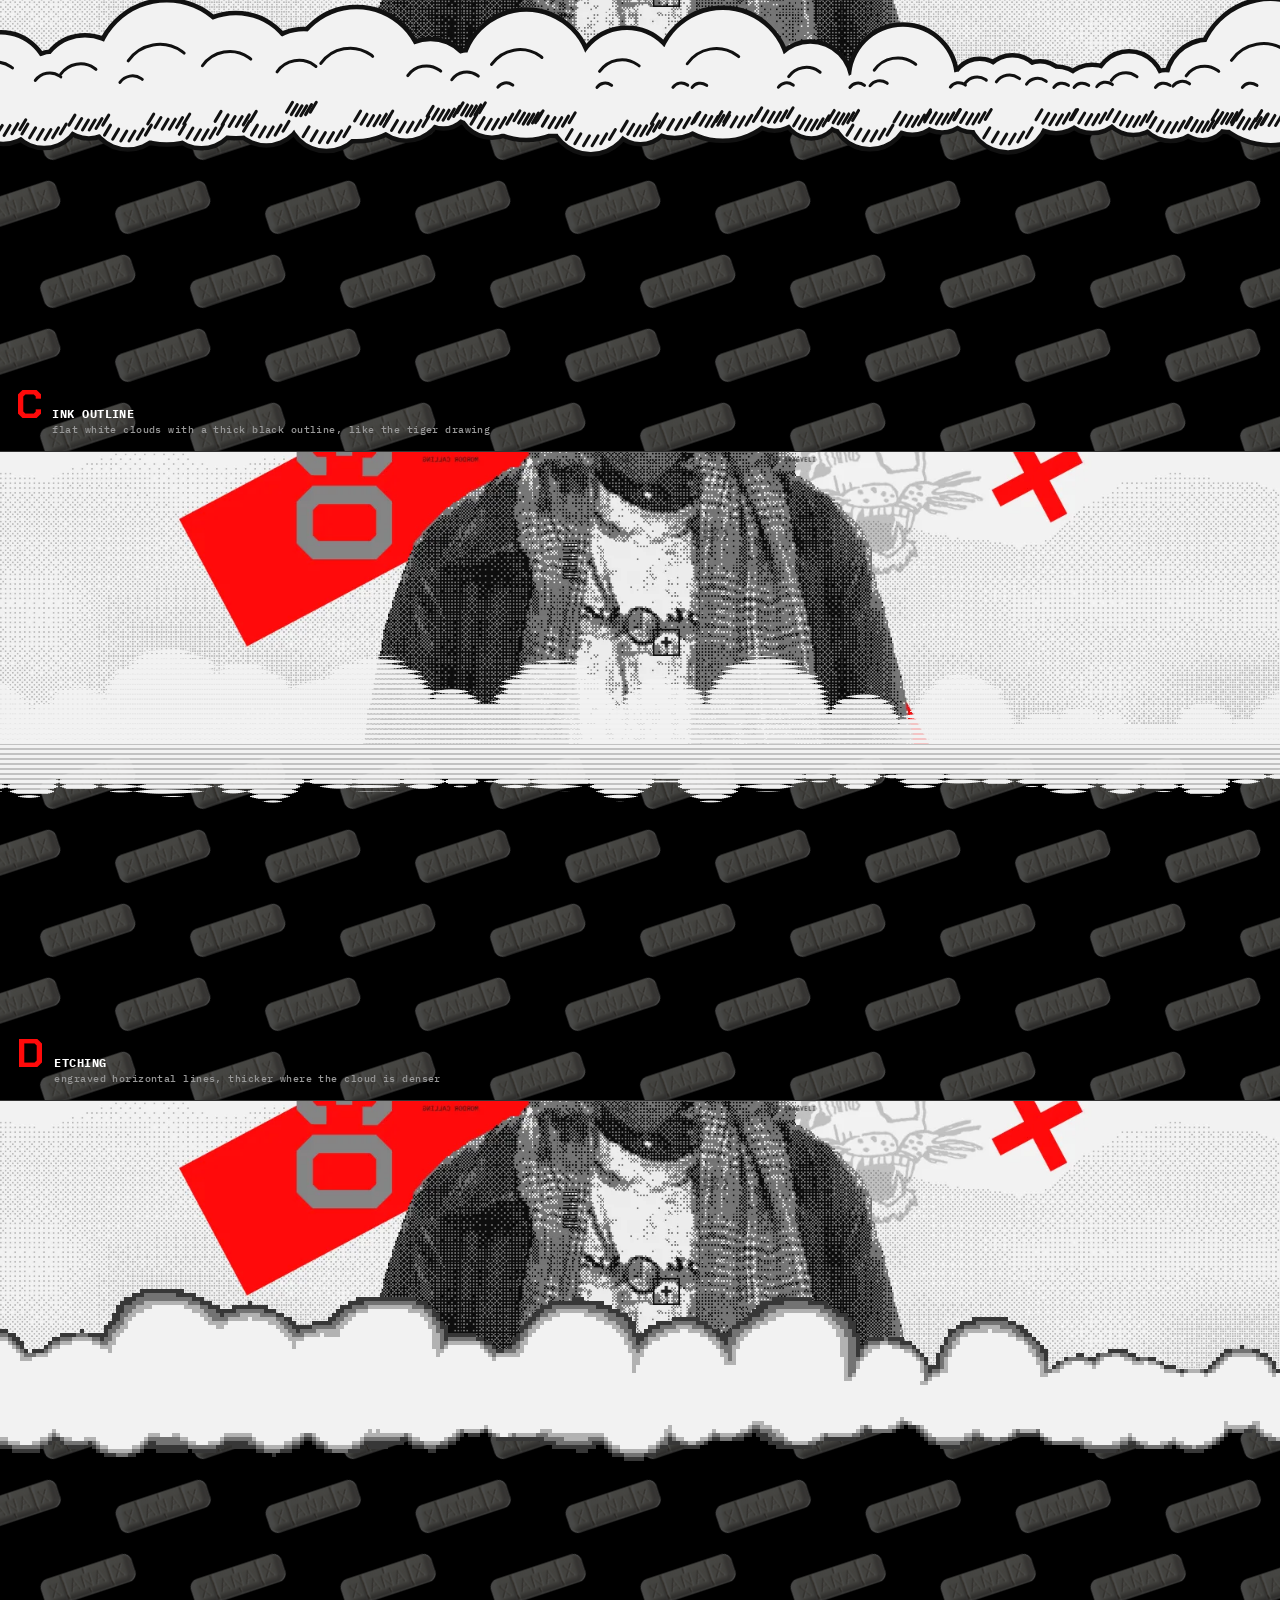
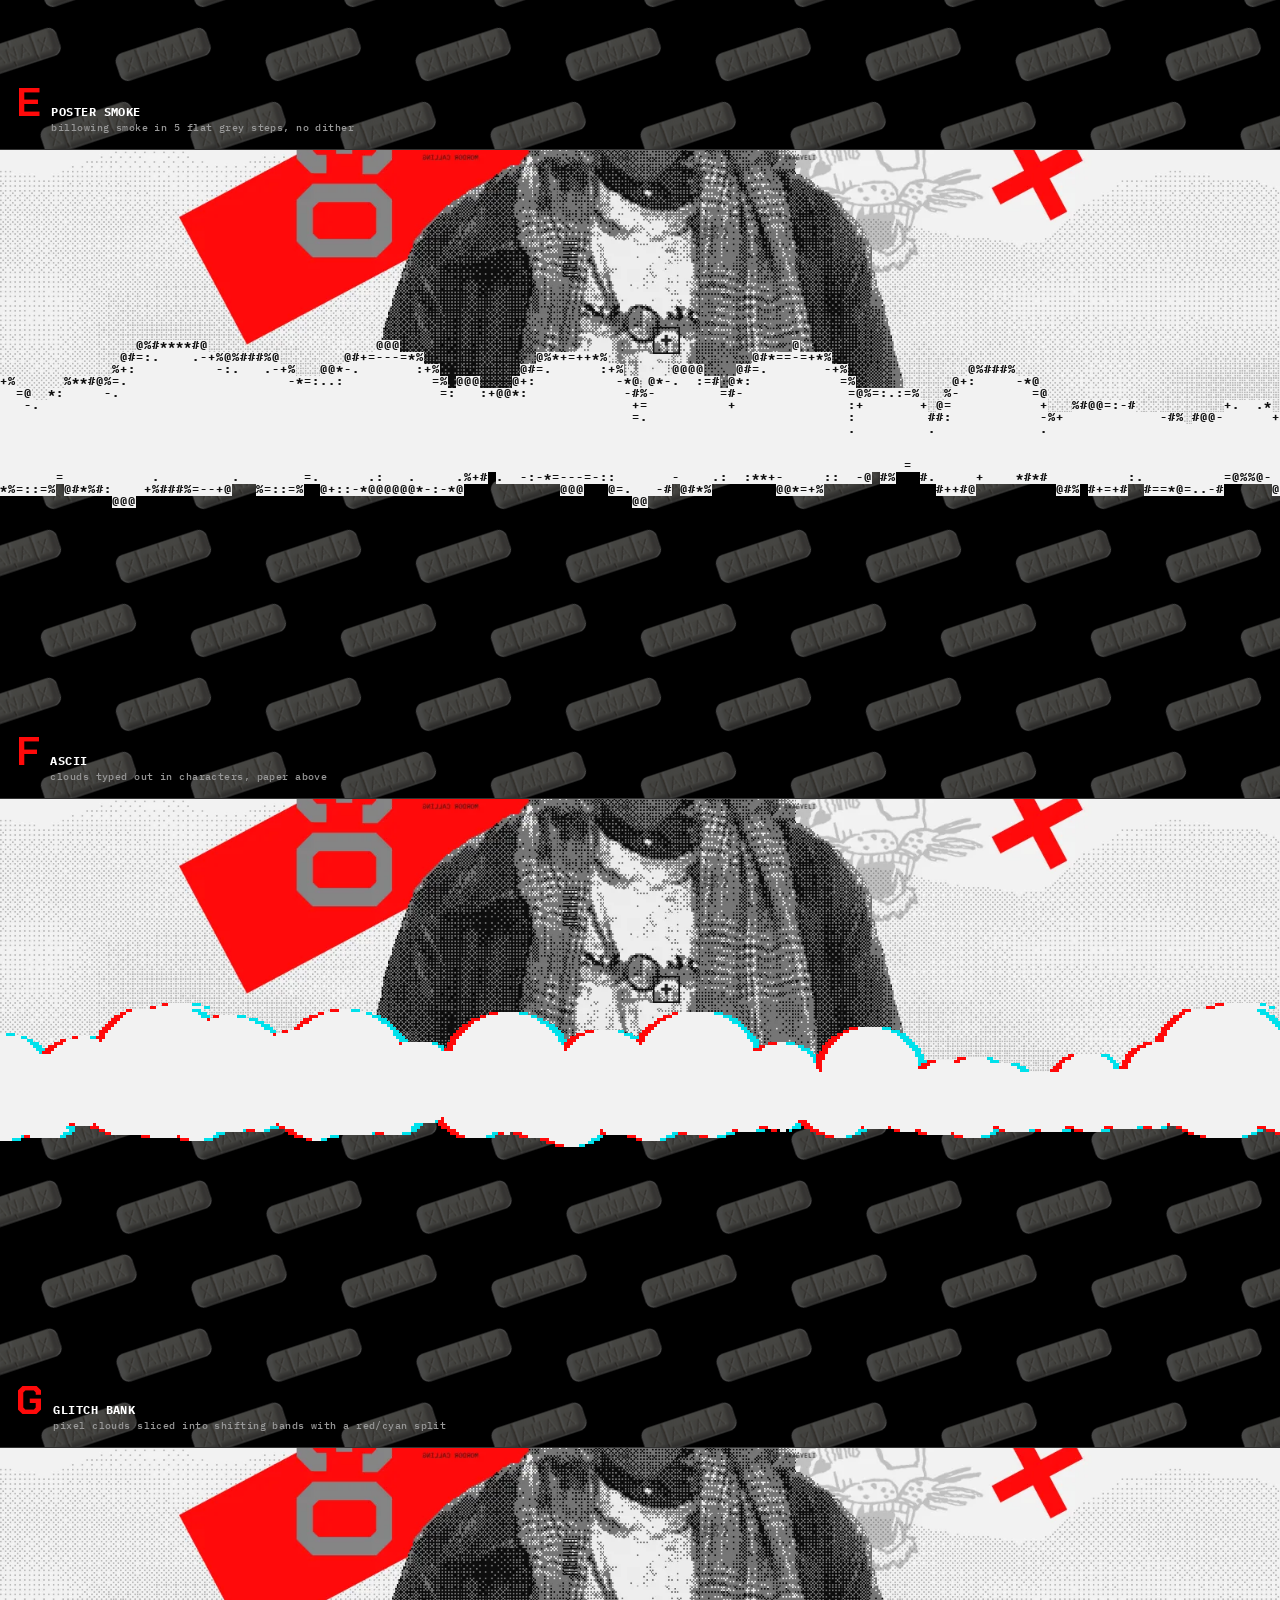
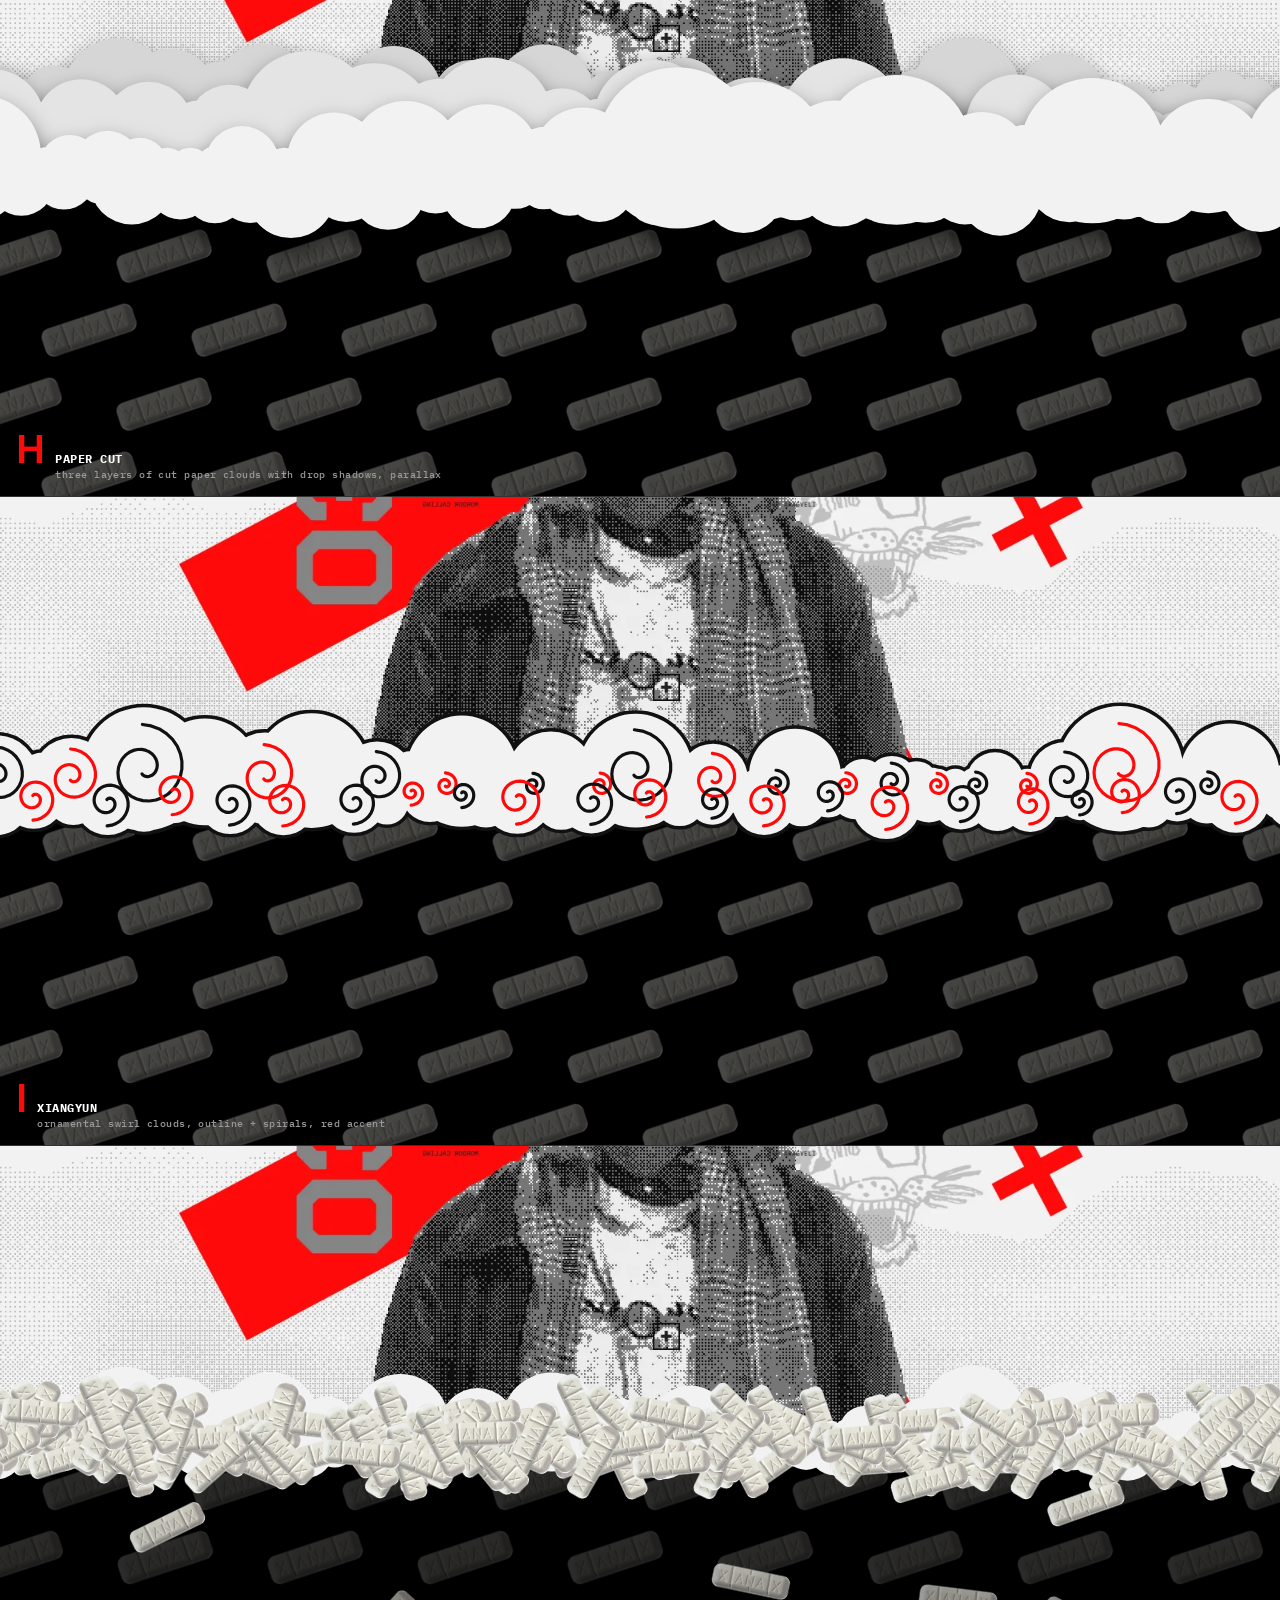
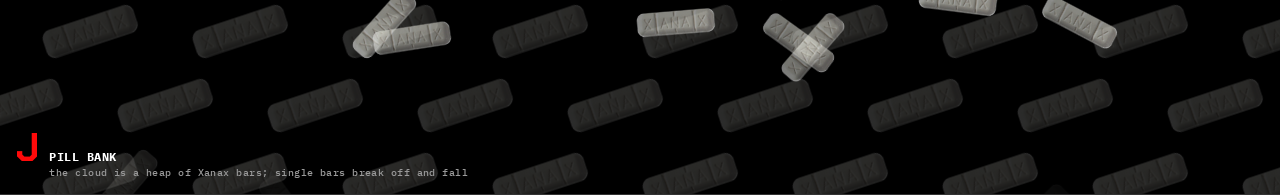
<file: cloud-lab.html>
<!doctype html>
<html lang="en">
<head>
<meta charset="utf-8">
<meta name="viewport" content="width=device-width, initial-scale=1, viewport-fit=cover">
<title>Cloud Lab — Xanax Tbilisi</title>
<meta name="description" content="Ten cloud designs for the seam between the white slide and the tracks.">
<link href="https://fonts.googleapis.com/css2?family=Chakra+Petch:wght@500;700&family=IBM+Plex+Mono:wght@500;700&display=swap" rel="stylesheet">
<style>
  :root { --paper: #f2f2f2; --red: #ff0a0a; }
  * { box-sizing: border-box; margin: 0; padding: 0; }
  body { background: #000; color: #fff; font: 500 11px/1.4 "IBM Plex Mono", monospace; letter-spacing: .04em; }
  header { padding: 22px 16px 18px; border-bottom: 1px solid #333; }
  header h1 { font: 700 22px "Chakra Petch", sans-serif; letter-spacing: 0; }
  header p { color: #888; margin-top: 4px; max-width: 70ch; }
  section { position: relative; border-bottom: 1px solid #333; }
  .label { position: absolute; left: 16px; bottom: 14px; z-index: 2; display: flex; gap: 10px; align-items: baseline; pointer-events: none; }
  .label b { font: 700 40px/1 "Chakra Petch", sans-serif; color: var(--red); }
  .label span { font-weight: 700; font-size: 12px; }
  .label em { font-style: normal; color: #999; display: block; font-size: 10px; font-weight: 500; }
  canvas { display: block; width: 100%; height: 72vh; min-height: 420px; }
</style>
</head>
<body>
<header>
  <h1>CLOUD LAB // 10 VARIANTS</h1>
  <p>The seam between the white slide (bottom of Arseny's torso) and the black tracks slide with the Xanax bars. Pick a letter.</p>
</header>
<main id="lab"></main>
<script>
const V = "1";
const VARIANTS = [
  ["A", "HALFTONE FOG", "dot-screen mist, dots shrink into the black; wisps drift over the torso"],
  ["B", "1-BIT CUMULUS", "metaball clouds, two layers, old-Mac 1-bit dither with shading"],
  ["C", "INK OUTLINE", "flat white clouds with a thick black outline, like the tiger drawing"],
  ["D", "ETCHING", "engraved horizontal lines, thicker where the cloud is denser"],
  ["E", "POSTER SMOKE", "billowing smoke in 5 flat grey steps, no dither"],
  ["F", "ASCII", "clouds typed out in characters, paper above"],
  ["G", "GLITCH BANK", "pixel clouds sliced into shifting bands with a red/cyan split"],
  ["H", "PAPER CUT", "three layers of cut paper clouds with drop shadows, parallax"],
  ["I", "XIANGYUN", "ornamental swirl clouds, outline + spirals, red accent"],
  ["J", "PILL BANK", "the cloud is a heap of Xanax bars; single bars break off and fall"],
];

// ---------- shared
const hash = (x, y) => { const s = Math.sin(x * 127.1 + y * 311.7) * 43758.5453; return s - Math.floor(s); };
function vnoise(x, y) {
  const xi = Math.floor(x), yi = Math.floor(y), xf = x - xi, yf = y - yi;
  const u = xf * xf * (3 - 2 * xf), v = yf * yf * (3 - 2 * yf);
  const a = hash(xi, yi), b = hash(xi + 1, yi), c = hash(xi, yi + 1), d = hash(xi + 1, yi + 1);
  return a + (b - a) * u + (c - a) * v + (a - b - c + d) * u * v;
}
const fbm = (x, y, o = 4) => { let s = 0, a = 0.5; for (let i = 0; i < o; i++) { s += a * vnoise(x, y); x *= 2; y *= 2; a *= 0.5; } return s; };
const clamp = (v, a = 0, b = 1) => Math.min(b, Math.max(a, v));
const BAYER = [0, 8, 2, 10, 12, 4, 14, 6, 3, 11, 1, 9, 15, 7, 13, 5].map((v) => (v + 0.5) / 16);
const bay = (x, y) => BAYER[(y & 3) * 4 + (x & 3)];
const img = (src) => new Promise((ok) => { const i = new Image(); i.onload = () => ok(i); i.src = `${src}?v=${V}`; });

// metaball puffs along the seam, drifting; returns the field function for this frame
// The cloud bank on the seam: a row of puffs bulging up over the torso, a row hanging down
// into the black, a core between them so the seam itself is always covered. Puffs are spaced
// closer than their radius, so both edges are scalloped and never straight.
function bank(W, mid, t, o = {}) {
  const r0 = (o.r || 46) * 0.7, h = o.h || r0 * 0.3, speed = o.speed || 8, C = [];
  // up row: mostly small lobes with now and then a big dome rising higher over the torso;
  // down row: smaller, more even lobes. Laid out along a strip that repeats every span px.
  for (const [row, sp] of [[0, 0.7], [1, 1]]) {
    const L = [];
    let x = 0;
    for (let i = 0; x < W + 6 * r0 || i < 4; i++) {
      const k = hash(i, row + 1);
      const r = row ? r0 * (0.55 + 0.55 * k) : r0 * (0.5 + 1.5 * k * k * k);
      L.push([x, r]);
      x += r * (0.95 + 0.35 * hash(i, row + 9));
    }
    const span = x;
    for (const [x0, r] of L) {
      const cx = ((x0 + t * speed * sp) % span + span) % span - 3 * r0;
      const cy = row ? mid + h + (hash(x0, 4) - 0.5) * r0 * 0.4 : mid - h - (r - r0) * 0.35;
      C.push([cx, cy, r, row]);
    }
  }
  // s(x, y): how deep inside, in parts of a radius (> 0 inside)
  const s = (x, y) => {
    let v = (h - Math.abs(y - mid)) / r0;
    for (const [cx, cy, r] of C) {
      const dx = x - cx;
      if (dx > r || dx < -r) continue;
      const q = 1 - Math.hypot(dx, y - cy) / r;
      if (q > v) v = q;
    }
    return v;
  };
  const path = () => {
    const P = new Path2D();
    for (const [x, y, r] of C) { P.moveTo(x + r, y); P.arc(x, y, r, 0, 6.283); }
    P.rect(-10, mid - h, W + 20, 2 * h);
    return P;
  };
  return { C, s, path, h, r0 };
}

// scene: paper + torso above the seam, black + drifting pills below; the variant draws its clouds on top
let topImg, pillImg;
function drawScene(g, W, H, mid, t, pillsAlpha = 0.3) {
  g.fillStyle = "#f2f2f2"; g.fillRect(0, 0, W, mid);
  const s = Math.max(W / topImg.width, mid / topImg.height);
  const iw = topImg.width * s, ih = topImg.height * s;
  g.drawImage(topImg, (W - iw) / 2, mid - ih, iw, ih);
  g.fillStyle = "#000"; g.fillRect(0, mid, W, H - mid);
  g.save();
  g.beginPath(); g.rect(0, mid, W, H - mid); g.clip();
  g.globalAlpha = pillsAlpha;
  const pw = 96, ph = pw * pillImg.height / pillImg.width, sx = 150, sy = 74;
  const dy = (t * 6) % sy, dx = (t * 2) % sx;
  for (let row = -1, y = mid - sy + dy; y < H + sy; y += sy, row++) {
    const st = (Math.floor((y - dy) / sy) & 1) ? sx / 2 : 0;
    for (let x = -sx + dx + st; x < W + sx; x += sx) {
      g.save(); g.translate(x, y); g.rotate(-0.32); g.drawImage(pillImg, -pw / 2, -ph / 2, pw, ph); g.restore();
    }
  }
  g.restore();
  g.globalAlpha = 1;
}

// low-res pixel layer helper: f(x, y) -> [r,g,b,a] or null, drawn scaled up without smoothing
function pixels(g, W, H, cell, f, state) {
  const w = Math.ceil(W / cell), h = Math.ceil(H / cell);
  if (!state.cv || state.cv.width !== w || state.cv.height !== h) {
    state.cv = document.createElement("canvas"); state.cv.width = w; state.cv.height = h;
    state.cx = state.cv.getContext("2d"); state.im = state.cx.createImageData(w, h);
  }
  const d = state.im.data;
  for (let y = 0; y < h; y++) for (let x = 0; x < w; x++) {
    const c = f(x, y, x * cell, y * cell), i = (y * w + x) * 4;
    if (c) { d[i] = c[0]; d[i + 1] = c[1]; d[i + 2] = c[2]; d[i + 3] = c[3] ?? 255; } else d[i + 3] = 0;
  }
  state.cx.putImageData(state.im, 0, 0);
  g.imageSmoothingEnabled = false;
  g.drawImage(state.cv, 0, 0, w * cell, h * cell);
  g.imageSmoothingEnabled = true;
}
const PAPER = [242, 242, 242];

// ---------- the ten variants: draw(g, W, H, mid, t, state)
const DRAW = {
  // A: dot screen — the cloud is a field of round dots, full dots inside, shrinking at the rims
  A(g, W, H, mid, t) {
    drawScene(g, W, H, mid, t);
    const B = bank(W, mid, t, { r: 60, speed: 6 }), c = 7;
    g.fillStyle = "#f2f2f2";
    for (let y = mid - 150; y < mid + 150; y += c) for (let x = ((y / c) & 1) * c / 2; x < W + c; x += c) {
      const n = (fbm(x * 0.02 + t * 0.2, y * 0.03, 3) - 0.5) * 0.5;
      const v = clamp((B.s(x, y) + n + 0.12) / 0.35);
      const r = c * 0.74 * Math.sqrt(v);
      if (r > 0.5) { g.beginPath(); g.arc(x, y, r, 0, 6.283); g.fill(); }
    }
  },
  // B: 1-bit cumulus: inside paper, lit from above, the underside dithered into the dark
  B(g, W, H, mid, t, st) {
    drawScene(g, W, H, mid, t);
    const back = bank(W, mid - 26, t * 0.5, { r: 70, speed: 5 }), front = bank(W, mid + 18, t, { r: 46 });
    pixels(g, W, H, 3, (x, y, px, py) => {
      if (py < mid - 160 || py > mid + 160) return null;
      const th = bay(x, y), f = front.s(px, py);
      if (f > 0) {
        const lit = clamp(0.25 + f * 2.5 - (front.s(px, py + 10) < 0 ? 0.5 : 0));
        return lit > th ? PAPER : [10, 10, 10];
      }
      const b = back.s(px, py);
      if (b > 0) return clamp(0.2 + b * 2) > th ? [205, 205, 205] : [90, 90, 90];
      return null;
    }, st);
  },
  // C: union outline: stroke every shape thick black, then fill them all white
  C(g, W, H, mid, t) {
    drawScene(g, W, H, mid, t);
    const B = bank(W, mid, t, { r: 52, speed: 9 }), P = B.path();
    g.lineWidth = 9; g.strokeStyle = "#111"; g.lineJoin = "round"; g.stroke(P);
    g.fillStyle = "#f2f2f2"; g.fill(P);
    g.lineWidth = 3; g.lineCap = "round";
    for (const [x, y, r, row] of B.C) {
      if (row === 0) { g.beginPath(); g.arc(x - r * 0.1, y + r * 0.15, r * 0.55, 3.75, 5.4); g.stroke(); continue; }
      for (let k = -0.55; k <= 0.56; k += 0.22) {
        const xx = x + k * r, yy = y + Math.sqrt(r * r - (k * r) ** 2);
        g.beginPath(); g.moveTo(xx + 3, yy - 16); g.lineTo(xx - 3, yy - 6); g.stroke();
      }
    }
  },
  // D: engraving — horizontal white lines, thicker deeper inside the cloud
  D(g, W, H, mid, t) {
    drawScene(g, W, H, mid, t);
    const B = bank(W, mid, t, { r: 56, speed: 7 });
    g.fillStyle = "#f2f2f2";
    for (let y = mid - 140; y < mid + 140; y += 5) for (let x = 0; x < W; x += 2) {
      const v = B.s(x, y) + (vnoise(x * 0.04, y * 0.3) - 0.5) * 0.1;
      if (v <= 0) continue;
      const th = clamp(v * 9) * 4.6;
      g.fillRect(x, y + (5 - th) / 2, 2, th);
    }
  },
  // E: smoke billows posterised to 5 flat greys, edges eaten by noise
  E(g, W, H, mid, t, st) {
    drawScene(g, W, H, mid, t);
    const B = bank(W, mid, t, { r: 58, speed: 6 });
    const tones = [null, [55, 55, 55], [115, 115, 115], [178, 178, 178], PAPER];
    pixels(g, W, H, 4, (x, y, px, py) => {
      if (py < mid - 170 || py > mid + 170) return null;
      const n = fbm(px * 0.012 + t * 0.15, py * 0.02 - t * 0.05, 3) - 0.5;
      const v = clamp((B.s(px, py) + n * 0.35 + 0.15) / 0.35);
      return tones[Math.min(4, Math.floor(v * 4.6))];
    }, st);
  },
  // F: ASCII: the cloud typed out, dense characters at the rim, paper inside
  F(g, W, H, mid, t) {
    drawScene(g, W, H, mid, t);
    const B = bank(W, mid, t, { r: 58, speed: 7 }), RAMP = ".:-=+*#%@", cw = 8, ch = 12;
    g.font = "700 12px 'IBM Plex Mono', monospace"; g.textBaseline = "middle"; g.textAlign = "center";
    for (let y = mid - 150; y < mid + 150; y += ch) for (let x = 0; x < W; x += cw) {
      const v = B.s(x + cw / 2, y + ch / 2);
      if (v <= -0.02) continue;
      g.fillStyle = "#f2f2f2"; g.fillRect(x, y, cw, ch);
      if (v > 0.22) continue;
      g.fillStyle = "#111";
      g.fillText(RAMP[Math.min(RAMP.length - 1, Math.floor(clamp(1 - v / 0.22) * RAMP.length))], x + cw / 2, y + ch / 2);
    }
  },
  // G: pixel cloud bank sliced into bands that slip sideways now and then, red / cyan split
  G(g, W, H, mid, t, st) {
    drawScene(g, W, H, mid, t);
    const B = bank(W, mid, t, { r: 50, speed: 8 }), tick = Math.floor(t * 7);
    pixels(g, W, H, 3, (x, y, px, py) => {
      if (py < mid - 140 || py > mid + 140) return null;
      const b = Math.floor(py / 15), sh = hash(b, tick) > 0.8 ? (hash(b, tick + 9) - 0.5) * 70 : 0;
      if (B.s(px + sh, py) > 0) return PAPER;
      if (B.s(px + sh + 8, py) > 0) return [255, 10, 10];
      if (B.s(px + sh - 8, py) > 0) return [0, 225, 235];
      return null;
    }, st);
  },
  // H: three layers of cut paper with soft shadows, nearer layers lower, bigger and faster
  H(g, W, H, mid, t) {
    drawScene(g, W, H, mid, t);
    [[mid - 30, 40, 4, "#d6d6d6"], [mid, 50, 7, "#e4e4e4"], [mid + 34, 60, 11, "#f2f2f2"]].forEach(([y, r, sp, col], L) => {
      const B = bank(W, y, t + L * 31, { r, speed: sp });
      g.save(); g.shadowColor = "rgba(0,0,0,.6)"; g.shadowBlur = 22; g.shadowOffsetY = 12;
      g.fillStyle = col; g.fill(B.path()); g.restore();
    });
  },
  // I: ornamental swirl clouds: outlined lobes, spirals curling inside, one red in four
  I(g, W, H, mid, t) {
    drawScene(g, W, H, mid, t);
    const B = bank(W, mid, t, { r: 46, speed: 6 }), P = B.path();
    g.lineWidth = 7; g.strokeStyle = "#111"; g.lineJoin = "round"; g.stroke(P);
    g.fillStyle = "#f2f2f2"; g.fill(P);
    B.C.forEach(([a, b, r, row], i) => {
      if (i % 2) return;
      g.strokeStyle = i % 4 ? "#111" : "#ff0a0a"; g.lineWidth = 3.2; g.lineCap = "round";
      const dir = row ? -1 : 1;
      g.beginPath();
      for (let u = 0; u <= 1; u += 0.02) {
        const ang = dir * u * 10 + (row ? 1.6 : -1.6), rad = r * 0.72 * (1 - u * 0.9);
        const px = a + Math.cos(ang) * rad, py = b + Math.sin(ang) * rad;
        u ? g.lineTo(px, py) : g.moveTo(px, py);
      }
      g.stroke();
    });
  },
  // J: a heap of Xanax bars as the cloud; single bars break off and fall into the black
  J(g, W, H, mid, t) {
    drawScene(g, W, H, mid, t, 0.18);
    const B = bank(W, mid, t, { r: 40, speed: 5 });
    g.fillStyle = "#f2f2f2"; g.fill(B.path());
    const pw = 78, ph = pw * pillImg.height / pillImg.width;
    for (let i = 0; i < Math.ceil(W / 7); i++) {
      const x = (hash(i, 1) * (W + 160) + t * 5 * (0.5 + hash(i, 2))) % (W + 160) - 80;
      const y = mid + (hash(i, 3) - 0.5) * 2 * (B.h + 18);
      if (B.s(x, y) < -0.25) continue;
      g.save(); g.translate(x, y); g.rotate((hash(i, 4) - 0.5) * 2.6);
      g.drawImage(pillImg, -pw / 2, -ph / 2, pw, ph); g.restore();
    }
    for (let i = 0; i < 14; i++) {
      const life = (t * 0.12 + hash(i, 9)) % 1;
      const x = hash(i, 8) * W + Math.sin(life * 6 + i) * 20, y = mid + B.h + 30 + life * (H - mid);
      g.save(); g.translate(x, y); g.rotate(life * 4 * (hash(i, 7) - 0.5) - 0.3);
      g.globalAlpha = 1 - life; g.drawImage(pillImg, -pw / 2, -ph / 2, pw, ph); g.restore();
    }
    g.globalAlpha = 1;
  },
};

// ---------- build the panels, animate the ones on screen
const lab = document.getElementById("lab");
const panels = VARIANTS.map(([k, name, note]) => {
  const s = document.createElement("section");
  s.id = k;
  s.innerHTML = `<canvas></canvas><div class="label"><b>${k}</b><span>${name}<em>${note}</em></span></div>`;
  lab.appendChild(s);
  return { k, cv: s.querySelector("canvas"), on: false, st: {}, last: -1 };
});
const io = new IntersectionObserver((es) => es.forEach((e) => { panels.find((p) => p.cv === e.target).on = e.isIntersecting; }));
panels.forEach((p) => io.observe(p.cv));
Promise.all([img("assets/lab/seam_top.webp").then((i) => (topImg = i)), img("assets/xanax_bar.webp").then((i) => (pillImg = i)), document.fonts.ready]).then(() => {
  const t0 = performance.now();
  (function loop() {
    const t = (performance.now() - t0) / 1000;
    for (const p of panels) {
      if (!p.on || t - p.last < 1 / 20) continue;
      p.last = t;
      const W = p.cv.clientWidth, H = p.cv.clientHeight;
      if (p.cv.width !== W || p.cv.height !== H) { p.cv.width = W; p.cv.height = H; }
      const g = p.cv.getContext("2d");
      DRAW[p.k](g, W, H, Math.round(H * 0.45), t, p.st);
    }
    requestAnimationFrame(loop);
  })();
});
</script>
</body>
</html>
</file>
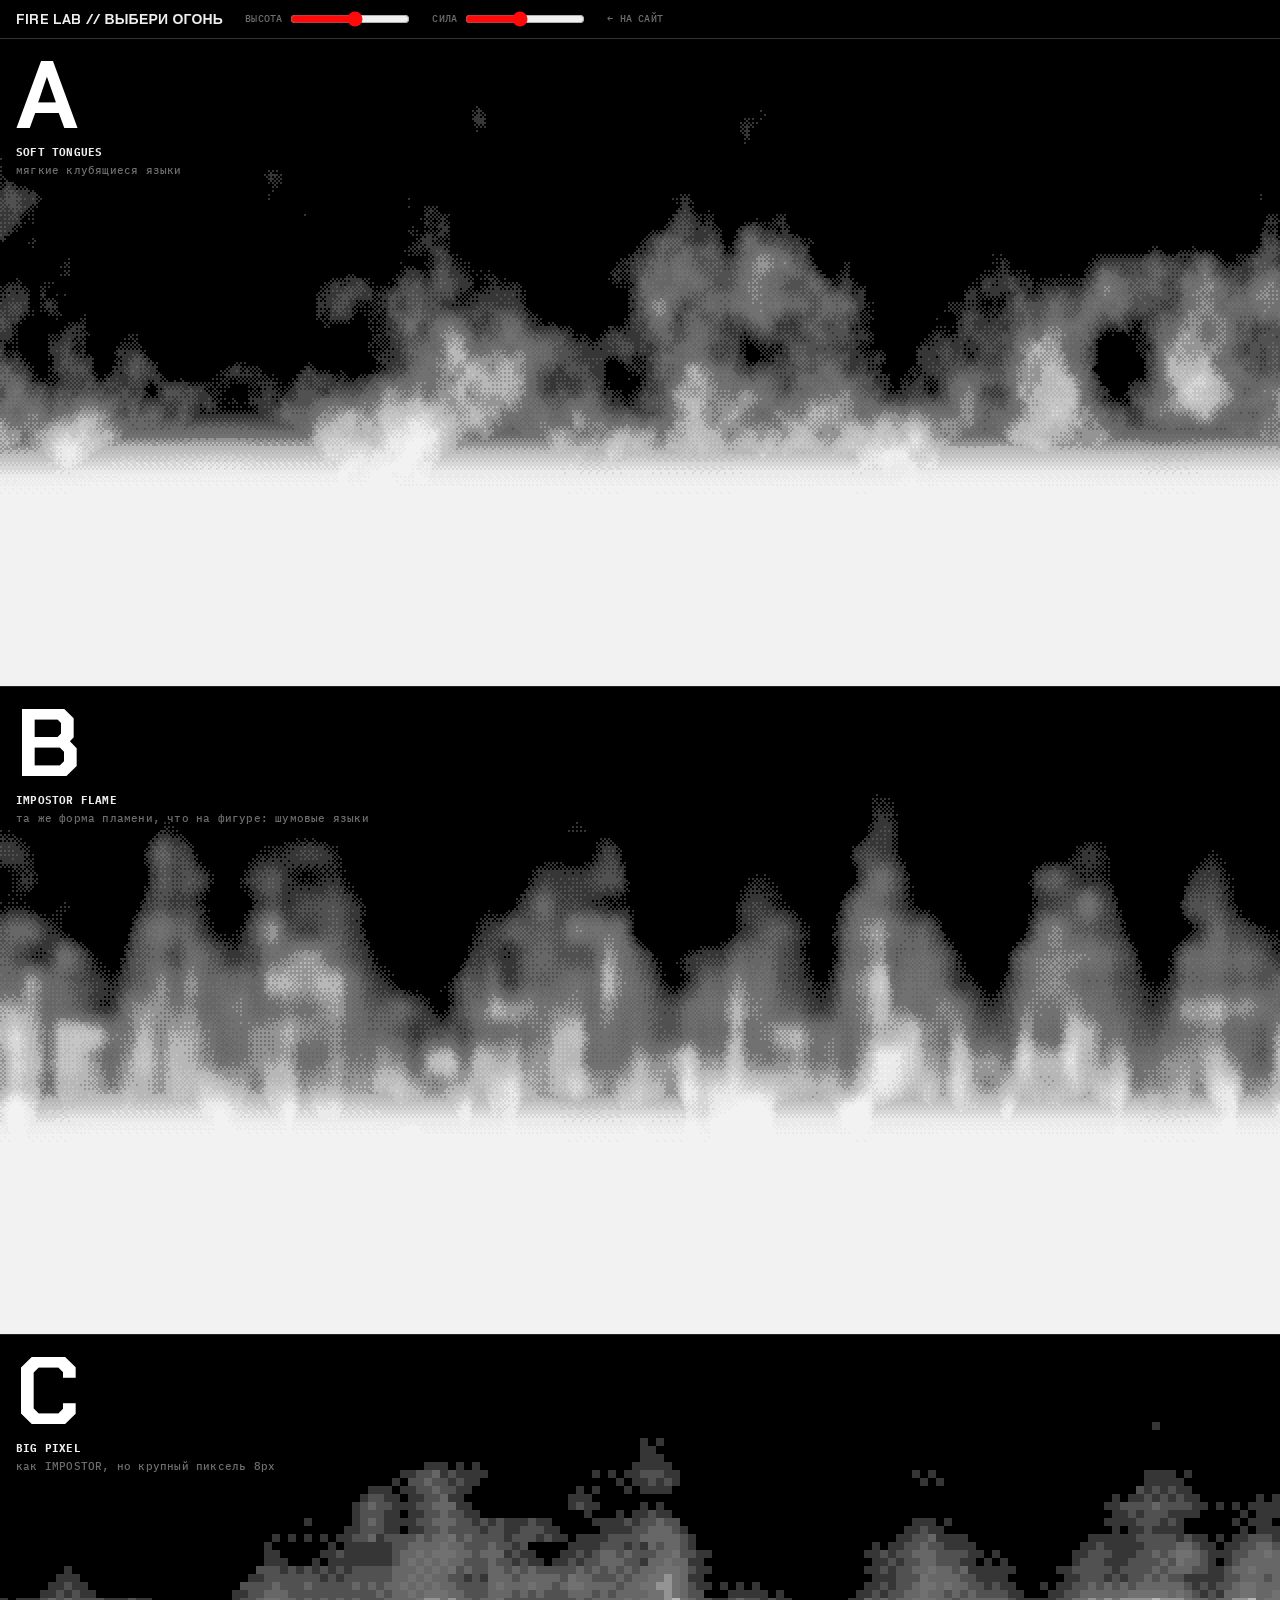
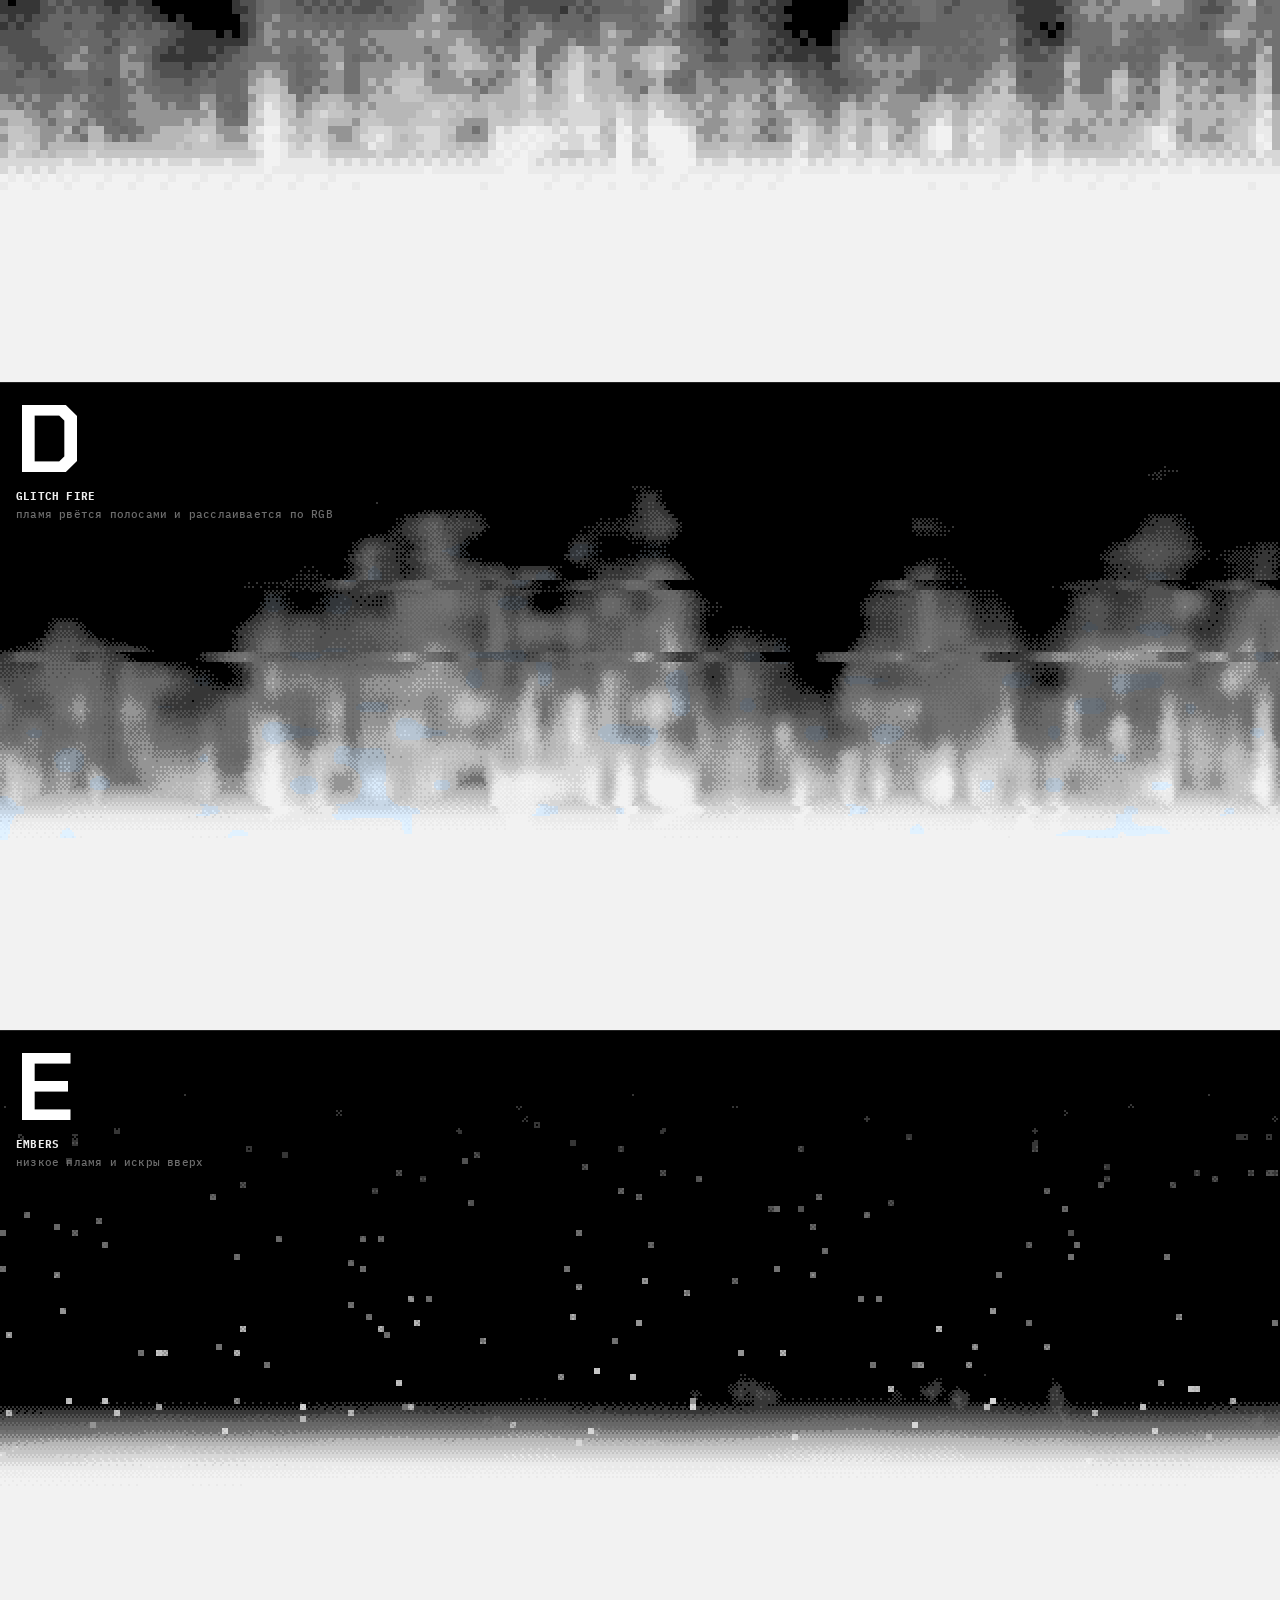
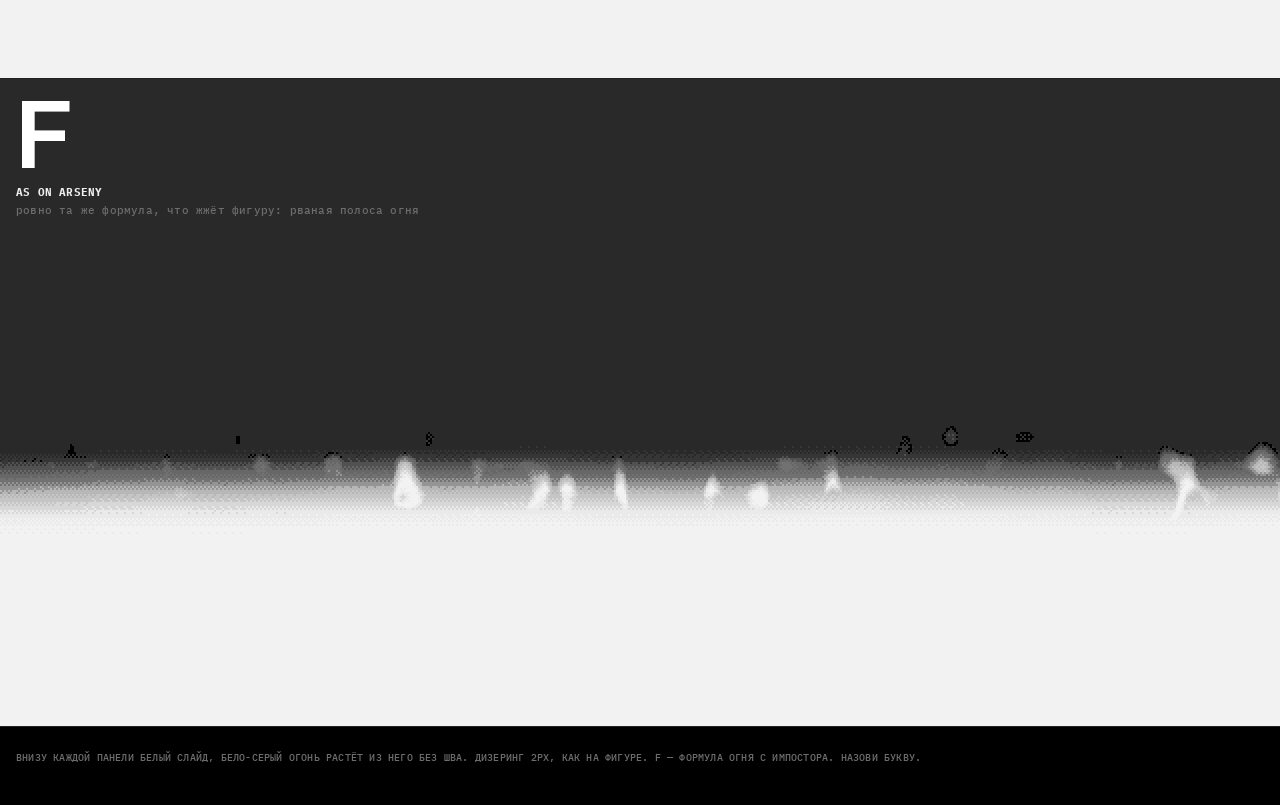
<file: fire-lab.html>
<!doctype html>
<html lang="ru">
<head>
<meta charset="utf-8">
<meta name="viewport" content="width=device-width, initial-scale=1, viewport-fit=cover">
<title>Fire Lab — Xanax Tbilisi</title>
<meta name="theme-color" content="#000000">
<link rel="preconnect" href="https://fonts.googleapis.com">
<link rel="preconnect" href="https://fonts.gstatic.com" crossorigin>
<link href="https://fonts.googleapis.com/css2?family=Chakra+Petch:wght@700&family=IBM+Plex+Mono:wght@500;700&display=swap" rel="stylesheet">
<style>
  :root { --red: #ff0a0a; --dim: #6d6d6d; --mono: "IBM Plex Mono", ui-monospace, monospace; --disp: "Chakra Petch", sans-serif; }
  * { box-sizing: border-box; margin: 0; padding: 0; }
  body { background: #000; color: #eee; font: 500 10px/1.4 var(--mono); text-transform: uppercase; letter-spacing: .02em; overflow-x: hidden; }
  header { position: sticky; top: 0; z-index: 5; display: flex; flex-wrap: wrap; gap: 10px 22px; align-items: center; padding: 10px 16px; background: rgba(0,0,0,.85); border-bottom: 1px solid #333; }
  header h1 { font: 700 14px var(--disp); }
  header a { color: var(--dim); text-decoration: none; }
  header a:hover { color: #fff; }
  label { display: flex; align-items: center; gap: 8px; color: var(--dim); }
  input[type=range] { width: 120px; accent-color: var(--red); }
  section { position: relative; height: 72vh; min-height: 380px; border-bottom: 1px solid #222; }
  canvas { position: absolute; inset: 0; width: 100%; height: 100%; display: block; }
  .tag { position: absolute; left: 16px; top: 14px; z-index: 2; max-width: calc(100% - 32px); }
  .tag b { display: block; font: 700 clamp(40px, 8vw, 96px)/.9 var(--disp); color: #fff; }
  .tag span { display: block; margin-top: 6px; font-size: 11px; font-weight: 700; }
  .tag em { display: block; font-style: normal; color: var(--dim); text-transform: none; font-size: 11px; margin-top: 2px; }
  footer { padding: 24px 16px 40px; color: var(--dim); }
  @media (max-width: 820px) {
    header { position: static; }                       /* a sticky 3-line header would sit on the labels */
    .tag b { font-size: 44px; }
  }
</style>
</head>
<body>
<header>
  <h1>FIRE LAB // ВЫБЕРИ ОГОНЬ</h1>
  <label>ВЫСОТА <input id="flame" type="range" min="0.25" max="0.8" step="0.01" value="0.55"></label>
  <label>СИЛА <input id="strength" type="range" min="0.5" max="1.6" step="0.01" value="1"></label>
  <a href="./">← НА САЙТ</a>
</header>
<main id="lab"></main>
<footer>Внизу каждой панели белый слайд, бело-серый огонь растёт из него без шва. Дизеринг 2px, как на фигуре. F — формула огня с импостора. Назови букву.</footer>

<script type="module">
  import { VARIANTS, createEdgeFire } from "./fire.js?v=5";
  const lab = document.getElementById("lab");
  const fires = VARIANTS.map((v, i) => {
    const sec = document.createElement("section");
    sec.innerHTML = `<canvas></canvas><div class="tag"><b>${"ABCDEF"[i]}</b><span>${v.name}</span><em>${v.note}</em></div>`;
    lab.appendChild(sec);
    const f = createEdgeFire(sec.querySelector("canvas"), { variant: i });
    return { sec, f, visible: false };
  });
  const layout = () => fires.forEach(({ sec, f }) => {
    if (!f) return;
    f.resize();
    const h = sec.clientHeight;
    f.state.edge = h * 0.3;                                      // bottom 30% is the white slide
    f.state.flame = h * +document.getElementById("flame").value;
  });
  const io = new IntersectionObserver((es) => es.forEach((e) => {
    const x = fires.find((q) => q.sec === e.target); if (x) x.visible = e.isIntersecting;
  }));
  fires.forEach((x) => io.observe(x.sec));
  addEventListener("resize", layout);
  document.getElementById("flame").addEventListener("input", layout);
  document.getElementById("strength").addEventListener("input", (e) => fires.forEach(({ f }) => f && (f.state.strength = +e.target.value)));
  layout();
  const t0 = performance.now();
  (function loop() {
    const t = (performance.now() - t0) / 1000;
    for (const x of fires) if (x.f && x.visible) x.f.render(t);
    requestAnimationFrame(loop);
  })();
</script>
</body>
</html>
</file>
